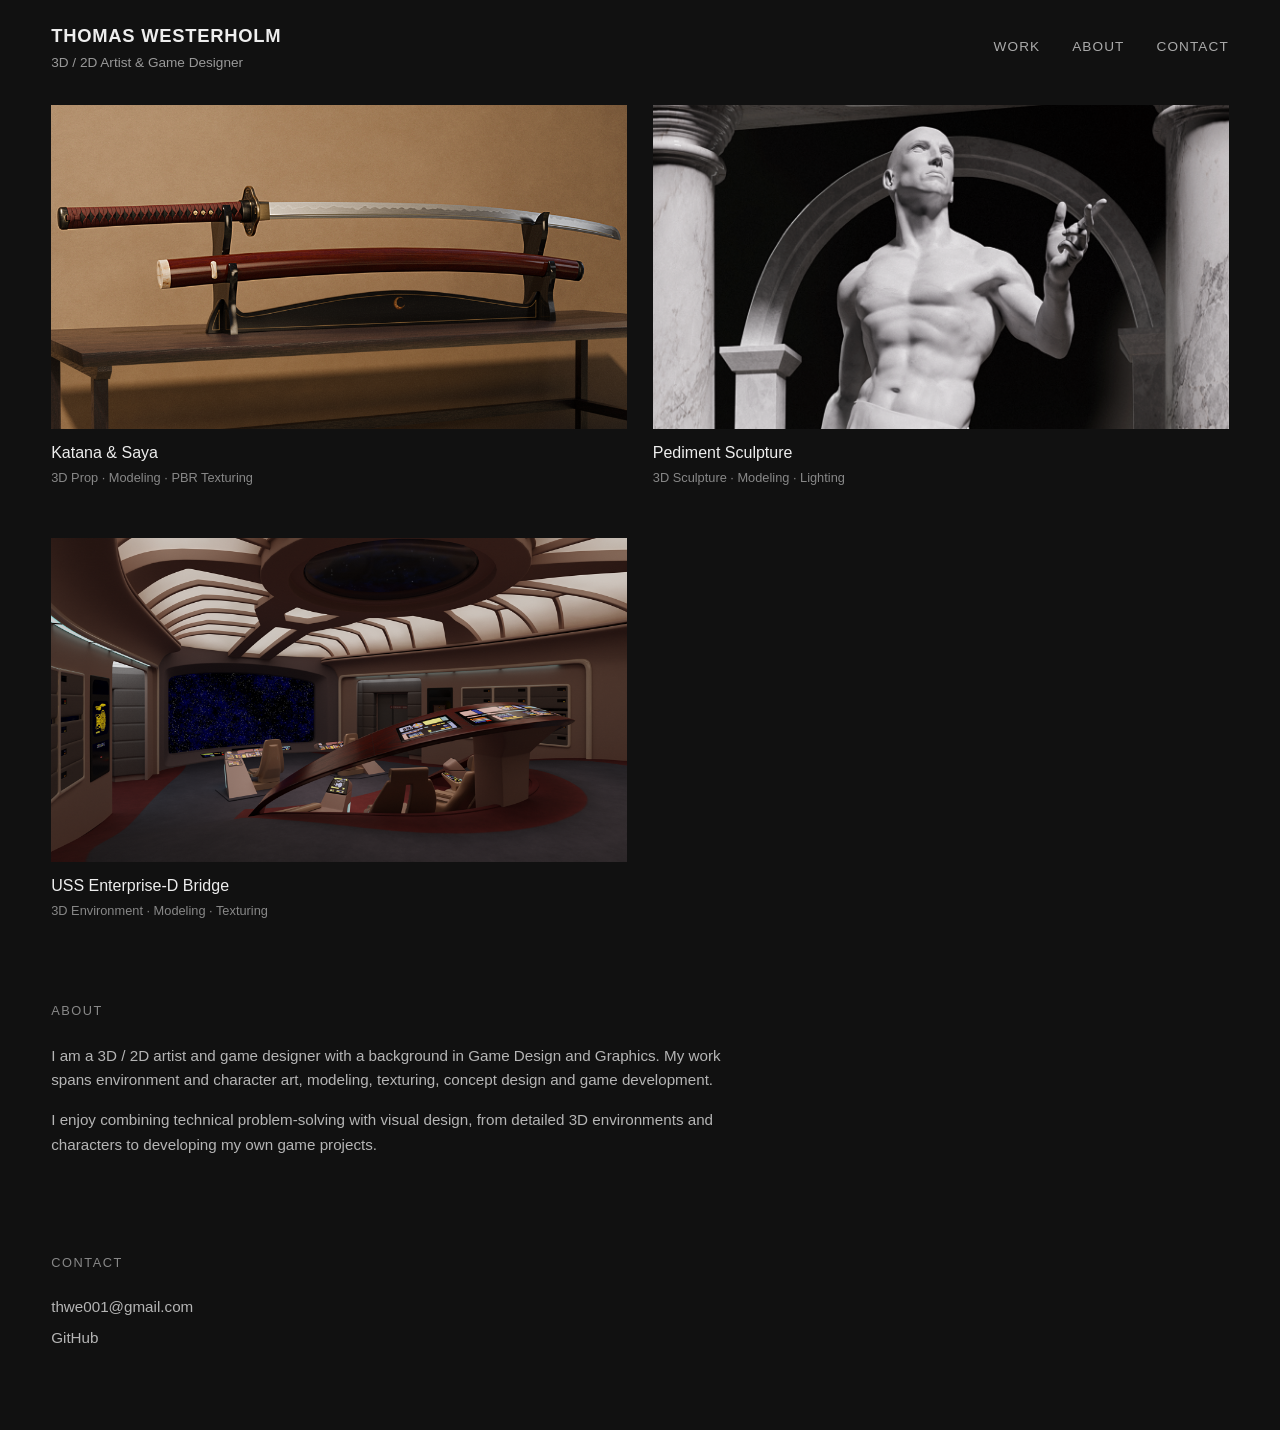
<file: index.html>
<!DOCTYPE html>
<html lang="en">

<head>
    <meta charset="UTF-8">
    <meta name="viewport" content="width=device-width, initial-scale=1.0">

    <title>Thomas Westerholm — Portfolio</title>

    <link rel="stylesheet" href="style.css">
    <link rel="icon" type="image/png" href="images/favicon.png">
    <link rel="icon" href="images/favicon.ico">
</head>

<body>

    <header class="site-header">

        <div class="identity">
            <h1>THOMAS WESTERHOLM</h1>
            <p>3D / 2D Artist &amp; Game Designer</p>
        </div>

        <nav class="navigation">
            <a href="#work">Work</a>
            <a href="#about">About</a>
            <a href="#contact">Contact</a>
        </nav>

    </header>

    <main>

        <section class="portfolio" id="work">

            <div class="project-grid">

                <article class="project">
                    <a href="katana.html">
                        <div class="project-image">
                            <img
                                src="images/katana/katana_thumbnail.png"
                                alt="Japanese-inspired katana and saya displayed on a wooden stand">
                        </div>

                        <div class="project-info">
                            <h2>Katana &amp; Saya</h2>
                            <p>3D Prop · Modeling · PBR Texturing</p>
                        </div>
                    </a>
                </article>

                <article class="project">
                    <a href="pediment-statue.html">
                        <div class="project-image">
                            <img
                                src="images/pediment-statue/thumbnail.png"
                                alt="Classical-inspired sculptural monument">
                        </div>

                        <div class="project-info">
                            <h2>Pediment Sculpture</h2>
                            <p>3D Sculpture · Modeling · Lighting</p>
                        </div>
                    </a>
                </article>

                <article class="project">
                    <a href="enterprise-d.html">
                        <div class="project-image">
                            <img
                                src="images/enterprise-d/enterprise-d-01-hero.png"
                                alt="3D recreation of the USS Enterprise-D bridge interior">
                        </div>

                        <div class="project-info">
                            <h2>USS Enterprise-D Bridge</h2>
                            <p>3D Environment · Modeling · Texturing</p>
                        </div>
                    </a>
                </article>

            </div>

        </section>

        <section class="profile-section" id="about">

            <h2 class="section-title">About</h2>

            <div class="profile-content">
                <p>
                    I am a 3D / 2D artist and game designer with a background in Game Design
                    and Graphics. My work spans environment and character art, modeling,
                    texturing, concept design and game development.
                </p>

                <p>
                    I enjoy combining technical problem-solving with visual design, from
                    detailed 3D environments and characters to developing my own game projects.
                </p>
            </div>

        </section>

        <section class="profile-section" id="contact">

            <h2 class="section-title">Contact</h2>

            <div class="contact-links">
                <a href="mailto:thwe001@gmail.com">thwe001@gmail.com</a>
                <a href="https://github.com/thomaswesterholm" target="_blank" rel="noopener noreferrer">GitHub</a>
            </div>

        </section>

    </main>

</body>
</html>
</file>
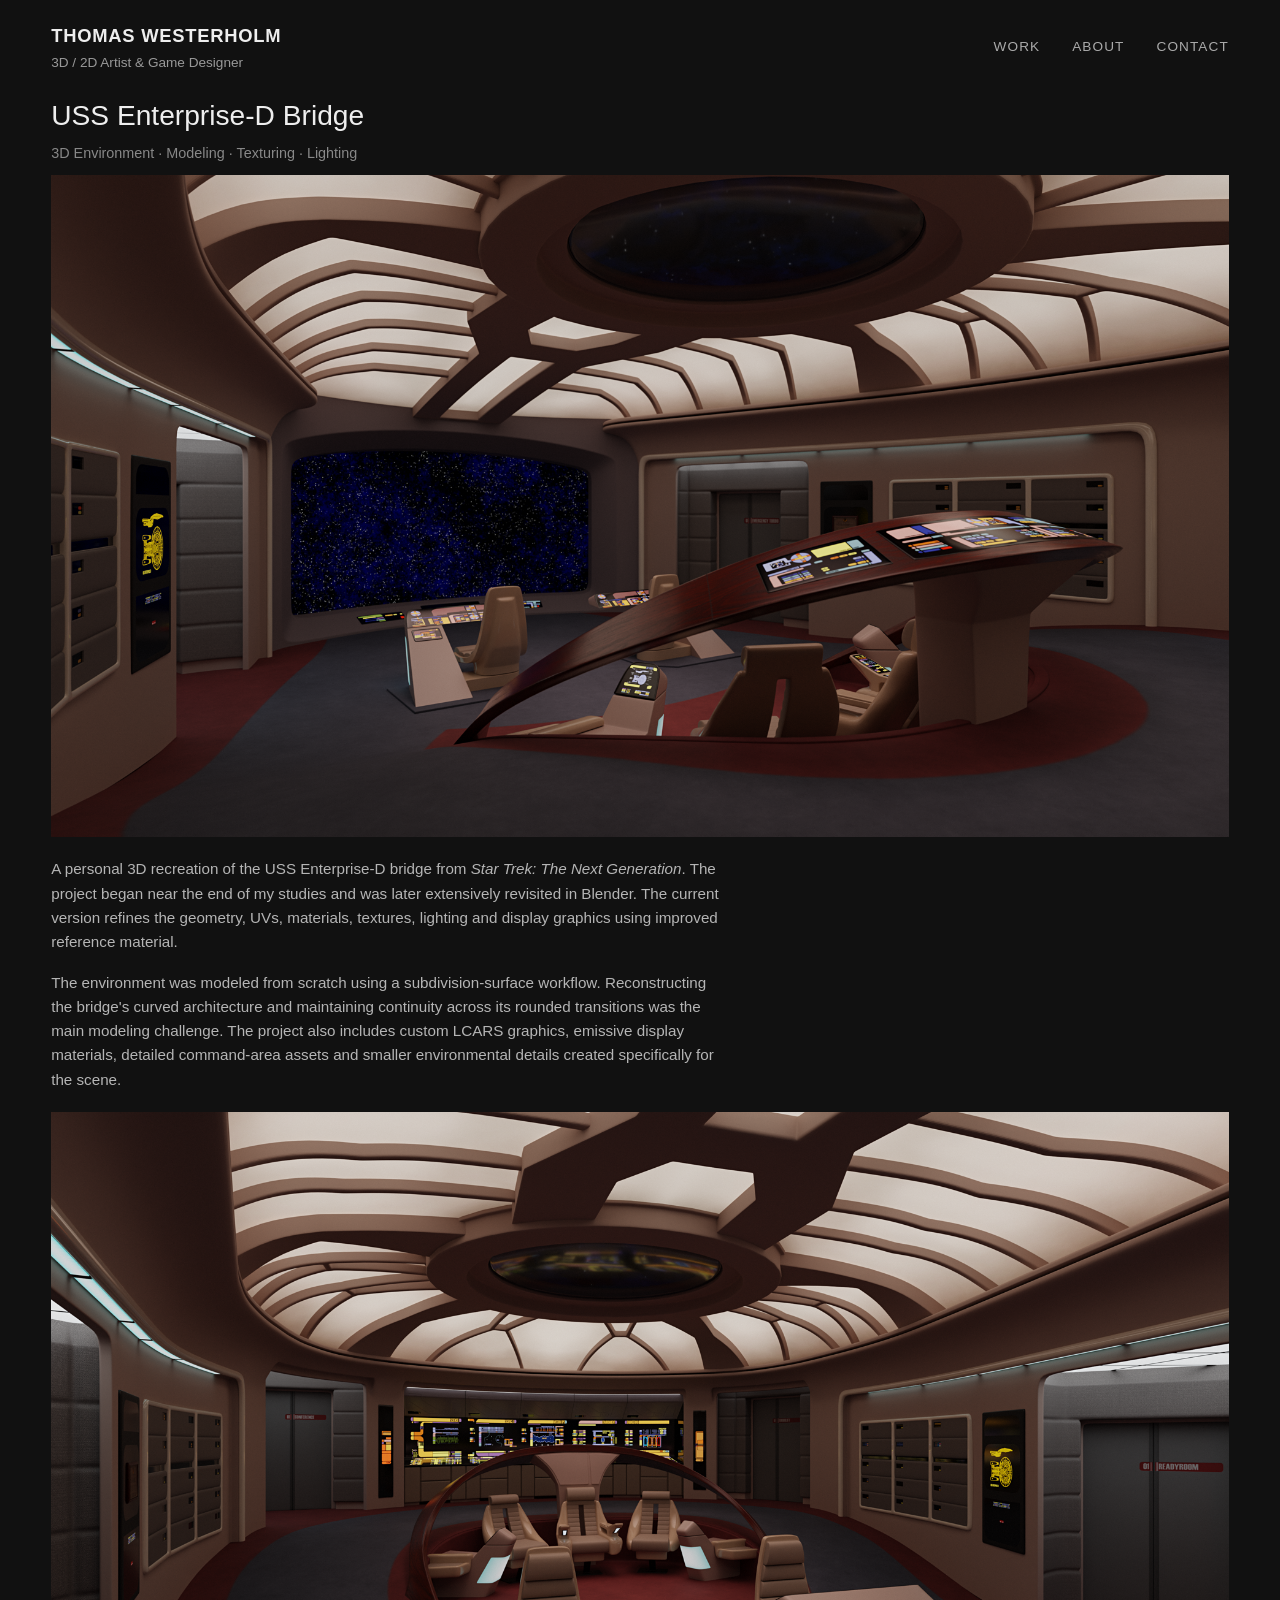
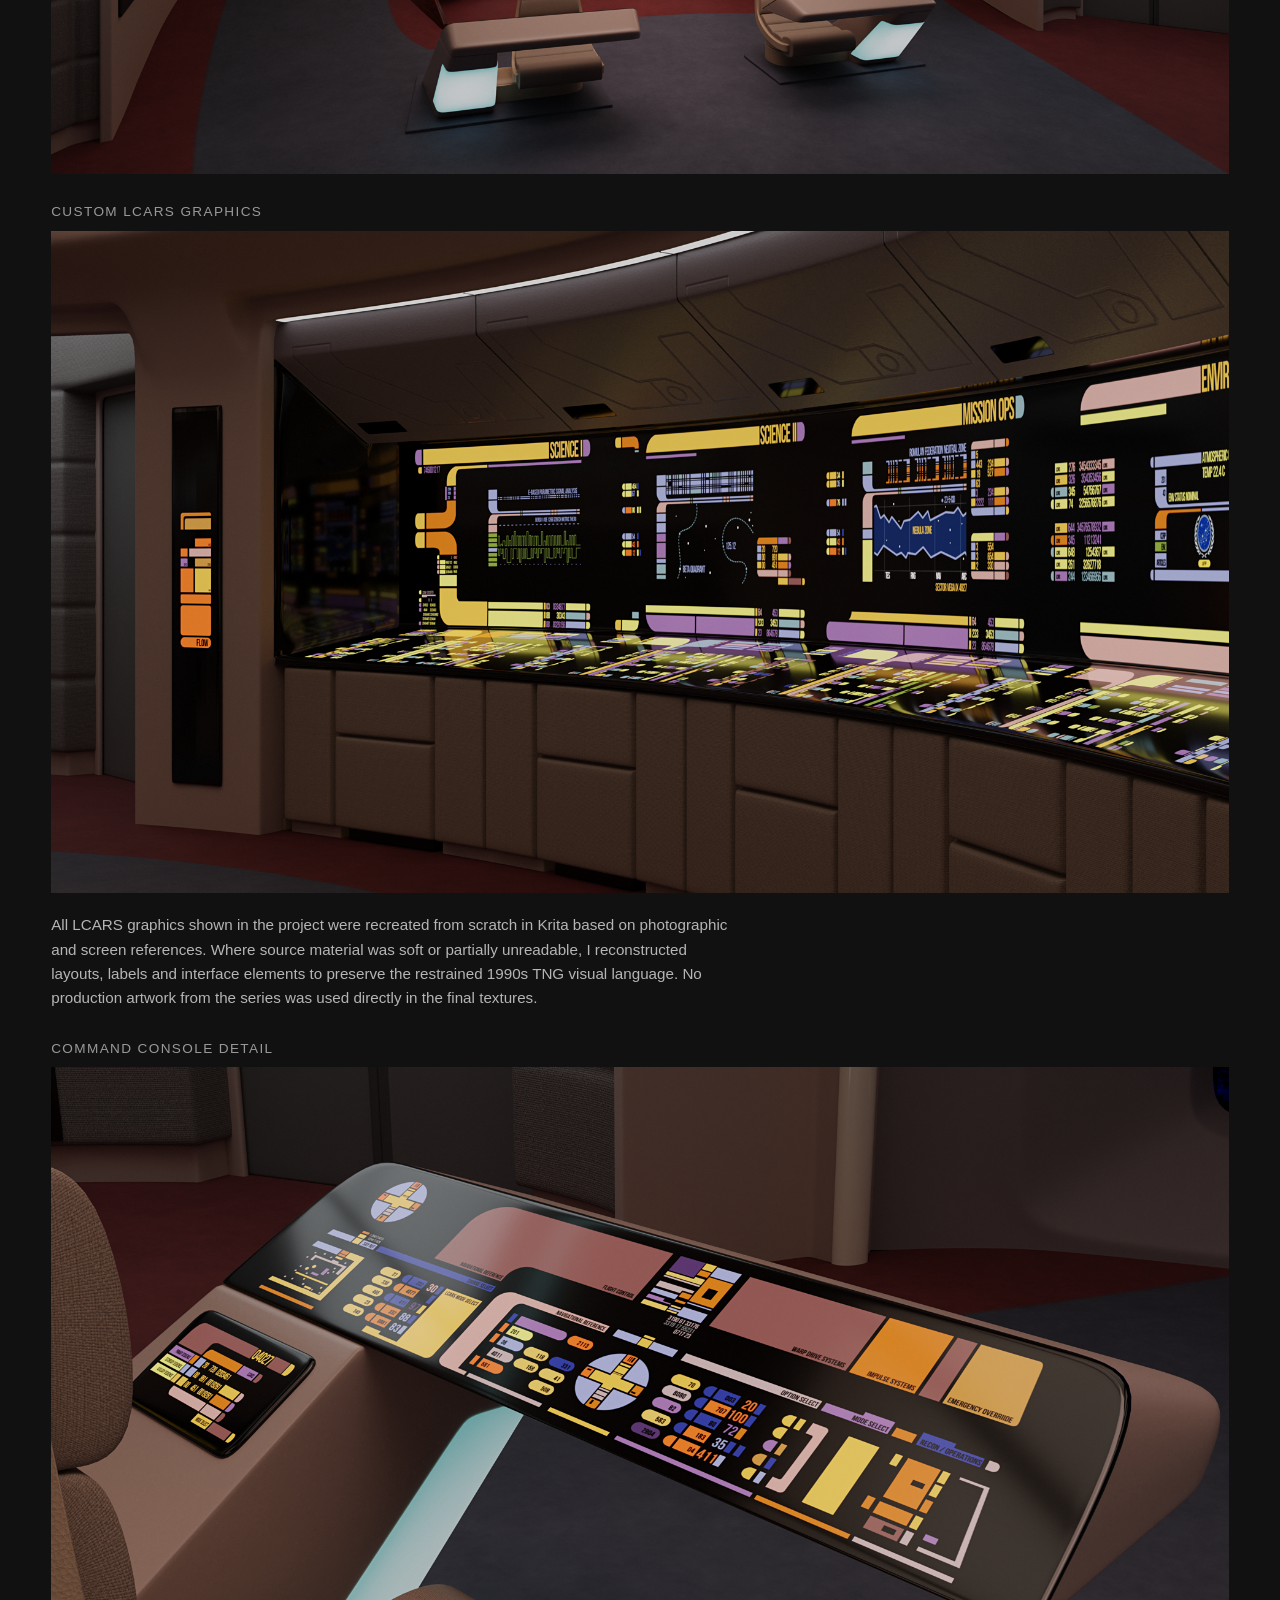
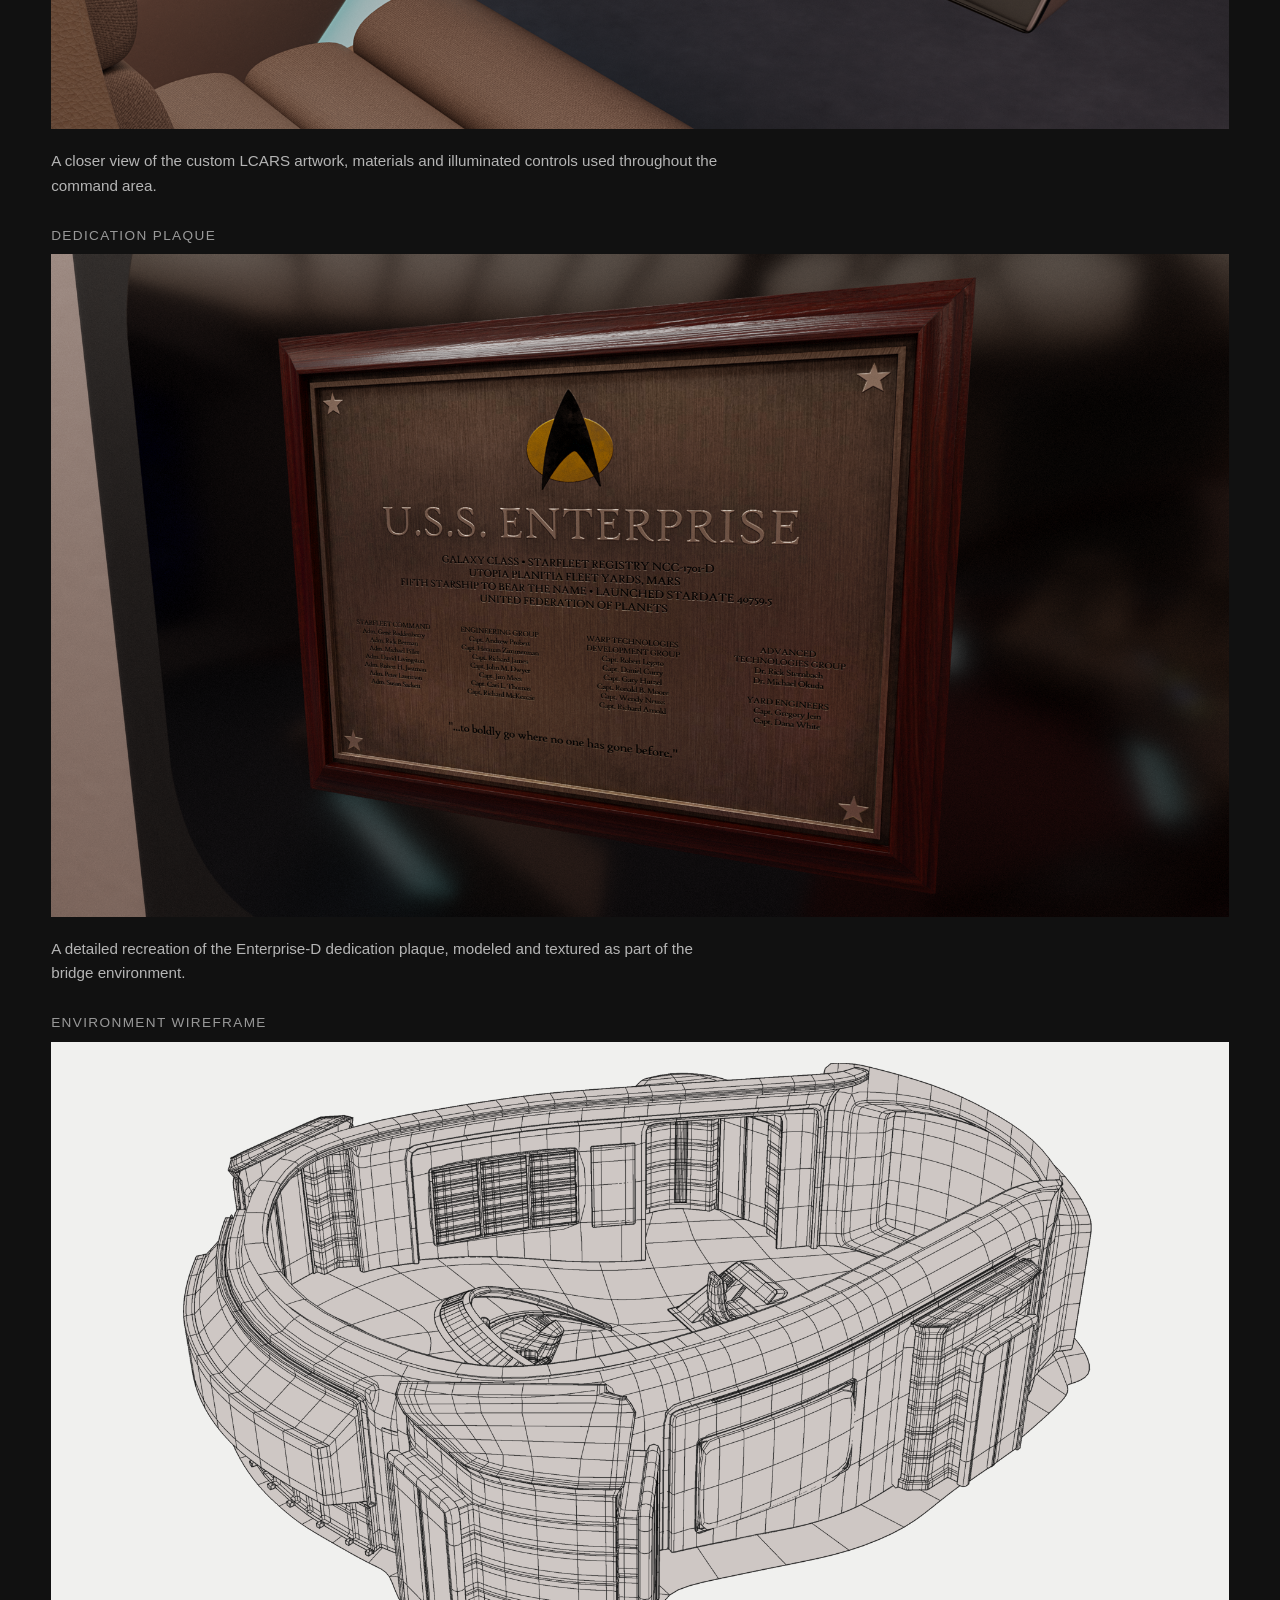
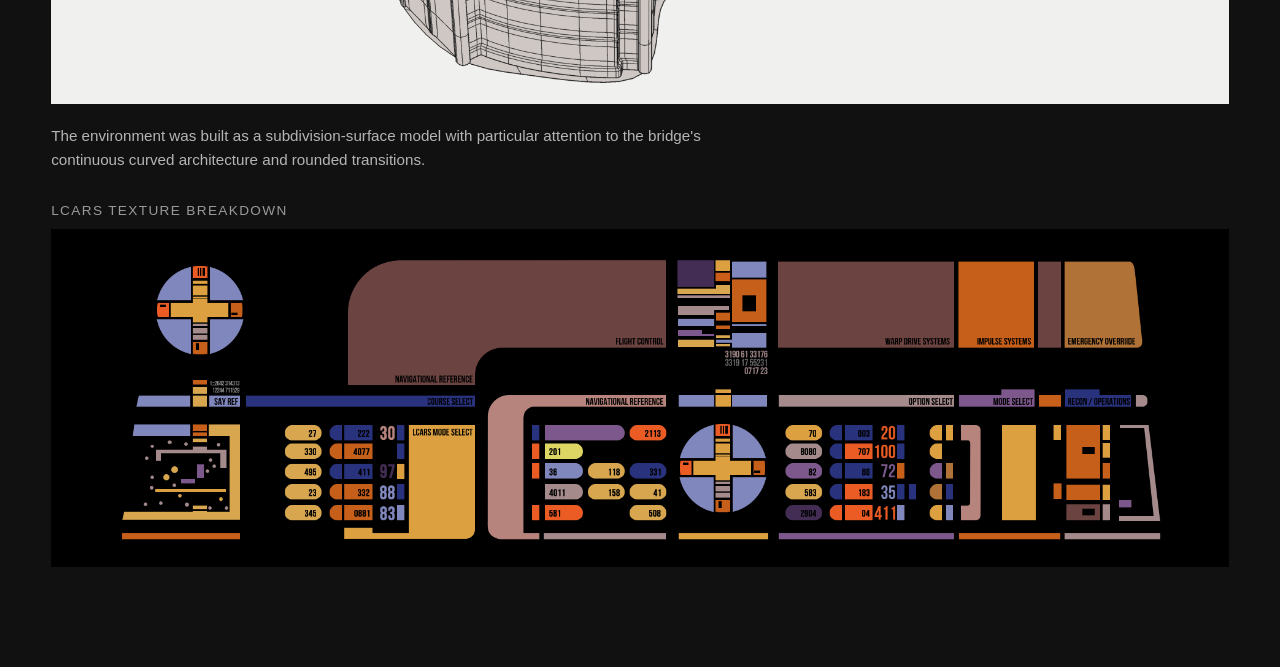
<file: enterprise-d.html>
<!DOCTYPE html>
<html lang="en">

<head>
    <meta charset="UTF-8">
    <meta name="viewport" content="width=device-width, initial-scale=1.0">

    <title>USS Enterprise-D Bridge — Thomas Westerholm</title>

    <link rel="stylesheet" href="style.css">
    <link rel="icon" type="image/png" href="images/favicon.png">
    <link rel="icon" href="images/favicon.ico">
</head>

<body>

    <header class="site-header">

        <div class="identity">
            <a href="index.html">
                <h1>THOMAS WESTERHOLM</h1>
                <p>3D / 2D Artist &amp; Game Designer</p>
            </a>
        </div>

        <nav class="navigation">
            <a href="index.html#work">Work</a>
            <a href="index.html#about">About</a>
            <a href="index.html#contact">Contact</a>
        </nav>

    </header>

    <main class="project-page">

        <section class="project-header">
            <h1>USS Enterprise-D Bridge</h1>
            <p class="project-category">
                3D Environment · Modeling · Texturing · Lighting
            </p>
        </section>

        <section class="project-content">

            <img
                class="project-hero"
                src="images/enterprise-d/enterprise-d-01-hero.png"
                alt="USS Enterprise-D bridge 3D environment">

            <div class="project-description">
                <p>
                    A personal 3D recreation of the USS Enterprise-D bridge from
                    <em>Star Trek: The Next Generation</em>. The project began near the
                    end of my studies and was later extensively revisited in Blender. The
                    current version refines the geometry, UVs, materials, textures, lighting
                    and display graphics using improved reference material.
                </p>

                <p>
                    The environment was modeled from scratch using a subdivision-surface
                    workflow. Reconstructing the bridge's curved architecture and maintaining
                    continuity across its rounded transitions was the main modeling challenge.
                    The project also includes custom LCARS graphics, emissive display materials,
                    detailed command-area assets and smaller environmental details created
                    specifically for the scene.
                </p>
            </div>

            <div class="project-gallery">
                <img
                    src="images/enterprise-d/enterprise-d-02-overview.png"
                    alt="Wide overview of the USS Enterprise-D bridge"
                    loading="lazy">
            </div>

            <div class="project-breakdown">
                <h2>Custom LCARS Graphics</h2>

                <img
                    src="images/enterprise-d/enterprise-d-03-lcars-wall.png"
                    alt="Custom LCARS graphics integrated into the USS Enterprise-D bridge"
                    loading="lazy">

                <div class="project-description">
                    <p>
                        All LCARS graphics shown in the project were recreated from scratch
                        in Krita based on photographic and screen references. Where source
                        material was soft or partially unreadable, I reconstructed layouts,
                        labels and interface elements to preserve the restrained 1990s TNG
                        visual language. No production artwork from the series was used
                        directly in the final textures.
                    </p>
                </div>
            </div>

            <div class="project-breakdown">
                <h2>Command Console Detail</h2>

                <img
                    src="images/enterprise-d/enterprise-d-04-command-console.png"
                    alt="Command console detail with custom LCARS artwork and illuminated controls"
                    loading="lazy">

                <div class="project-description">
                    <p>
                        A closer view of the custom LCARS artwork, materials and illuminated
                        controls used throughout the command area.
                    </p>
                </div>
            </div>

            <div class="project-breakdown">
                <h2>Dedication Plaque</h2>

                <img
                    src="images/enterprise-d/enterprise-d-05-dedication-plaque.png"
                    alt="Recreated USS Enterprise-D dedication plaque"
                    loading="lazy">

                <div class="project-description">
                    <p>
                        A detailed recreation of the Enterprise-D dedication plaque, modeled
                        and textured as part of the bridge environment.
                    </p>
                </div>
            </div>

            <div class="project-breakdown">
                <h2>Environment Wireframe</h2>

                <img
                    src="images/enterprise-d/enterprise-d-06-wireframe-overview.png"
                    alt="USS Enterprise-D bridge subdivision wireframe overview"
                    loading="lazy">

                <div class="project-description">
                    <p>
                        The environment was built as a subdivision-surface model with
                        particular attention to the bridge's continuous curved architecture
                        and rounded transitions.
                    </p>
                </div>
            </div>

            <div class="project-breakdown">
                <h2>LCARS Texture Breakdown</h2>

                <img
                    src="images/enterprise-d/enterprise-d-07-lcars-texture.png"
                    alt="Custom LCARS texture sheet recreated from scratch for the USS Enterprise-D bridge"
                    loading="lazy">
            </div>

        </section>

    </main>

</body>
</html>
</file>
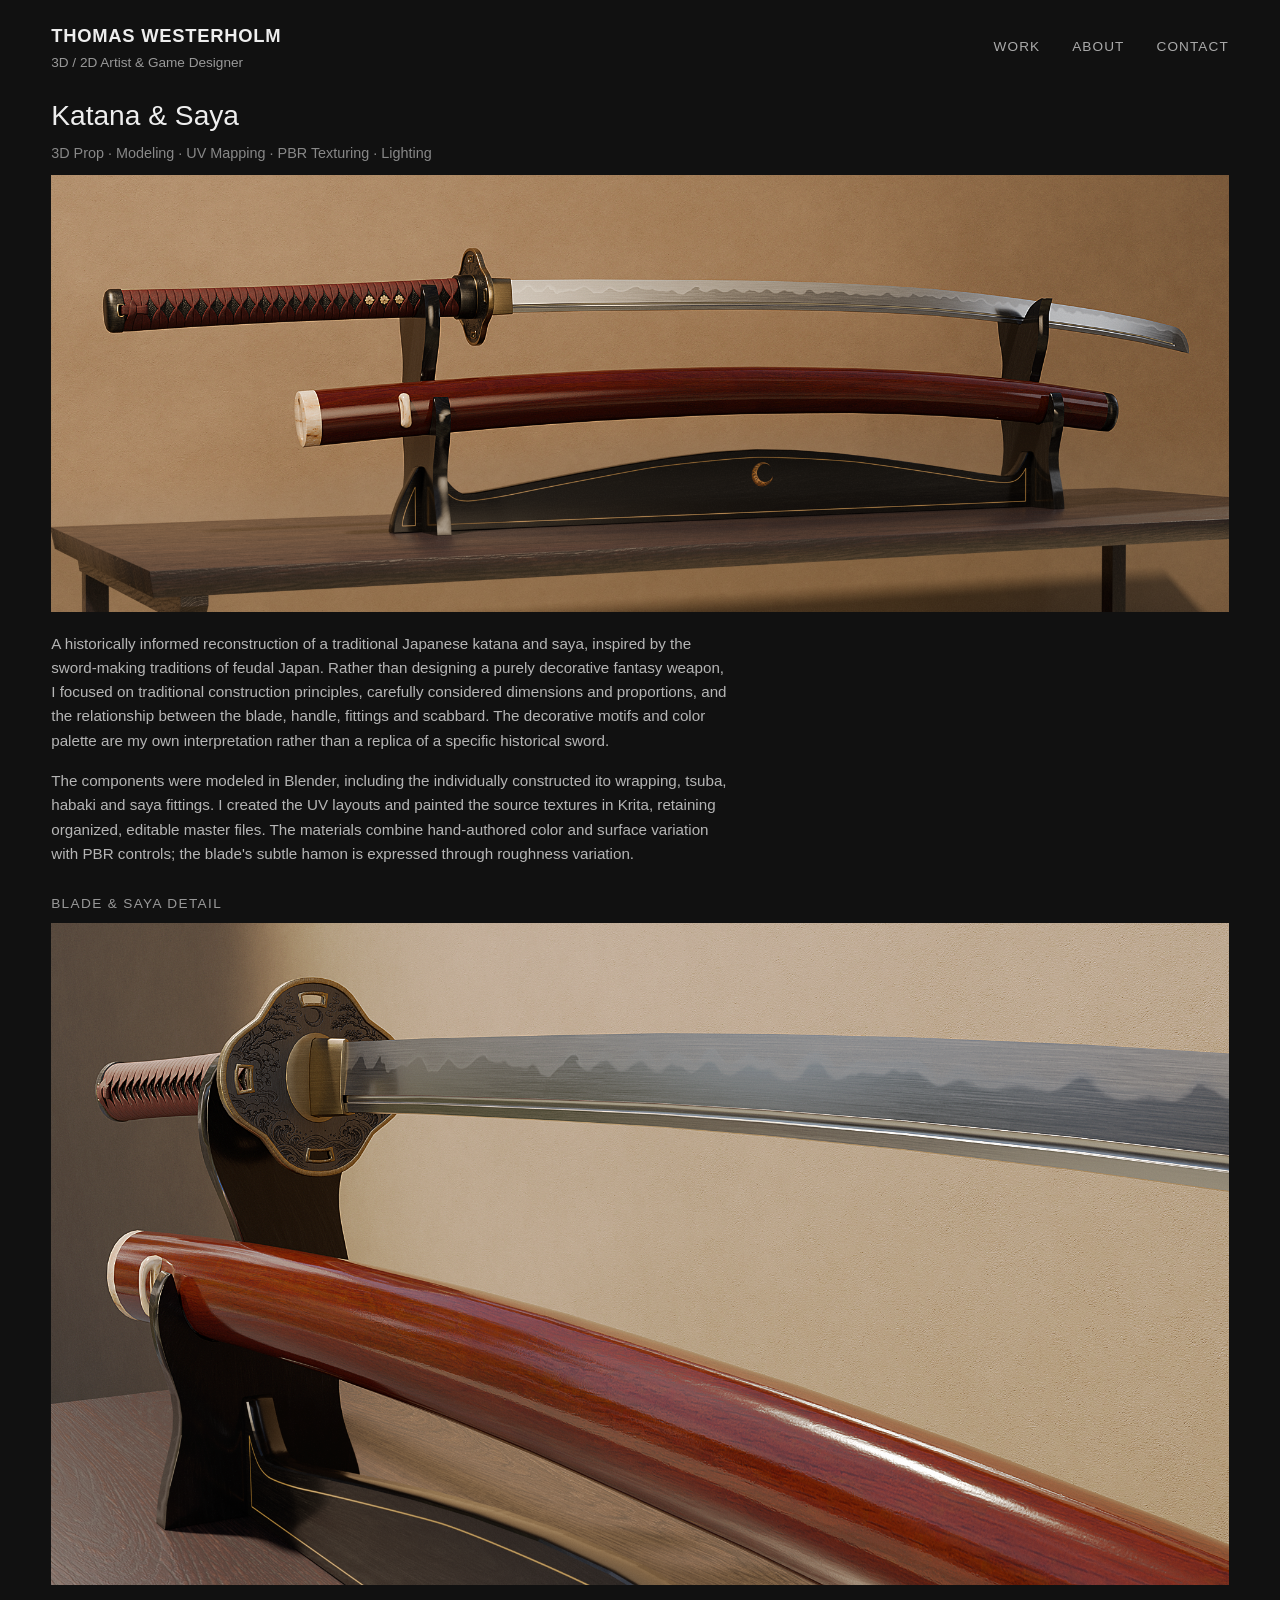
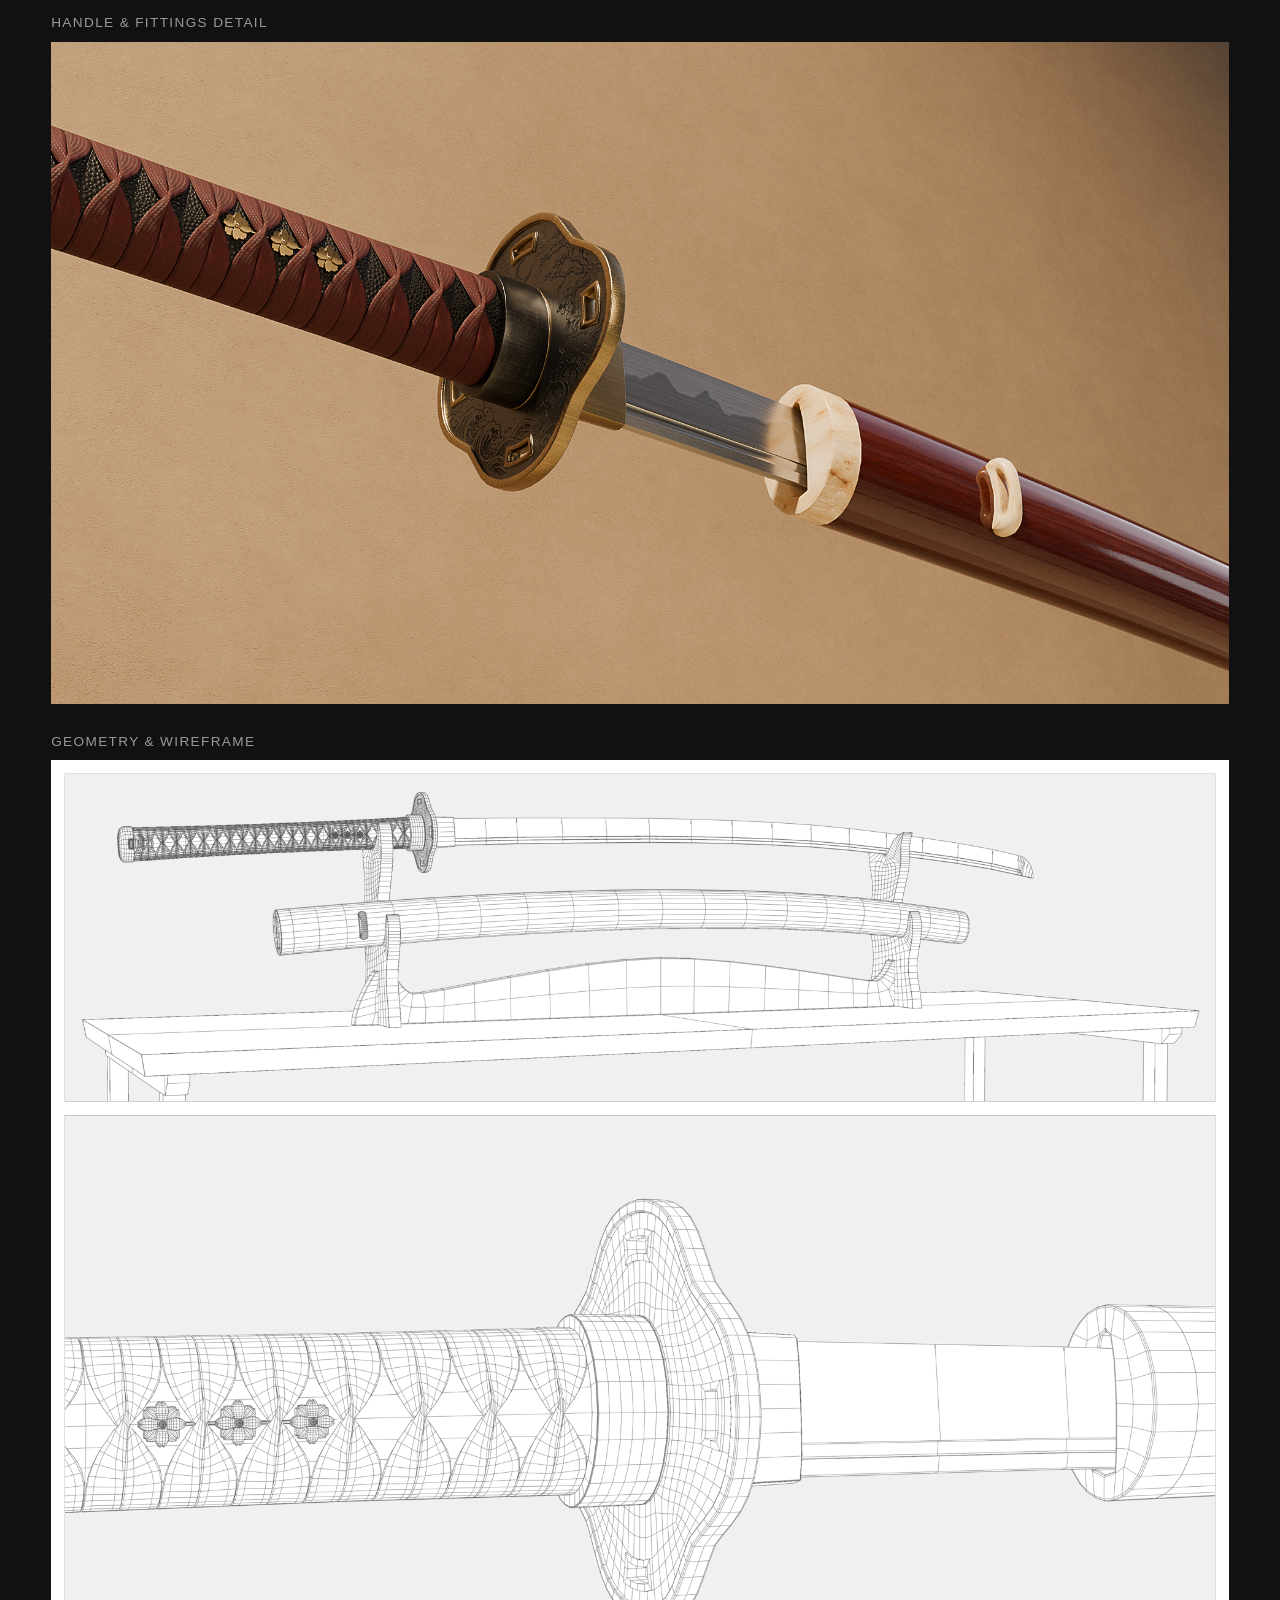
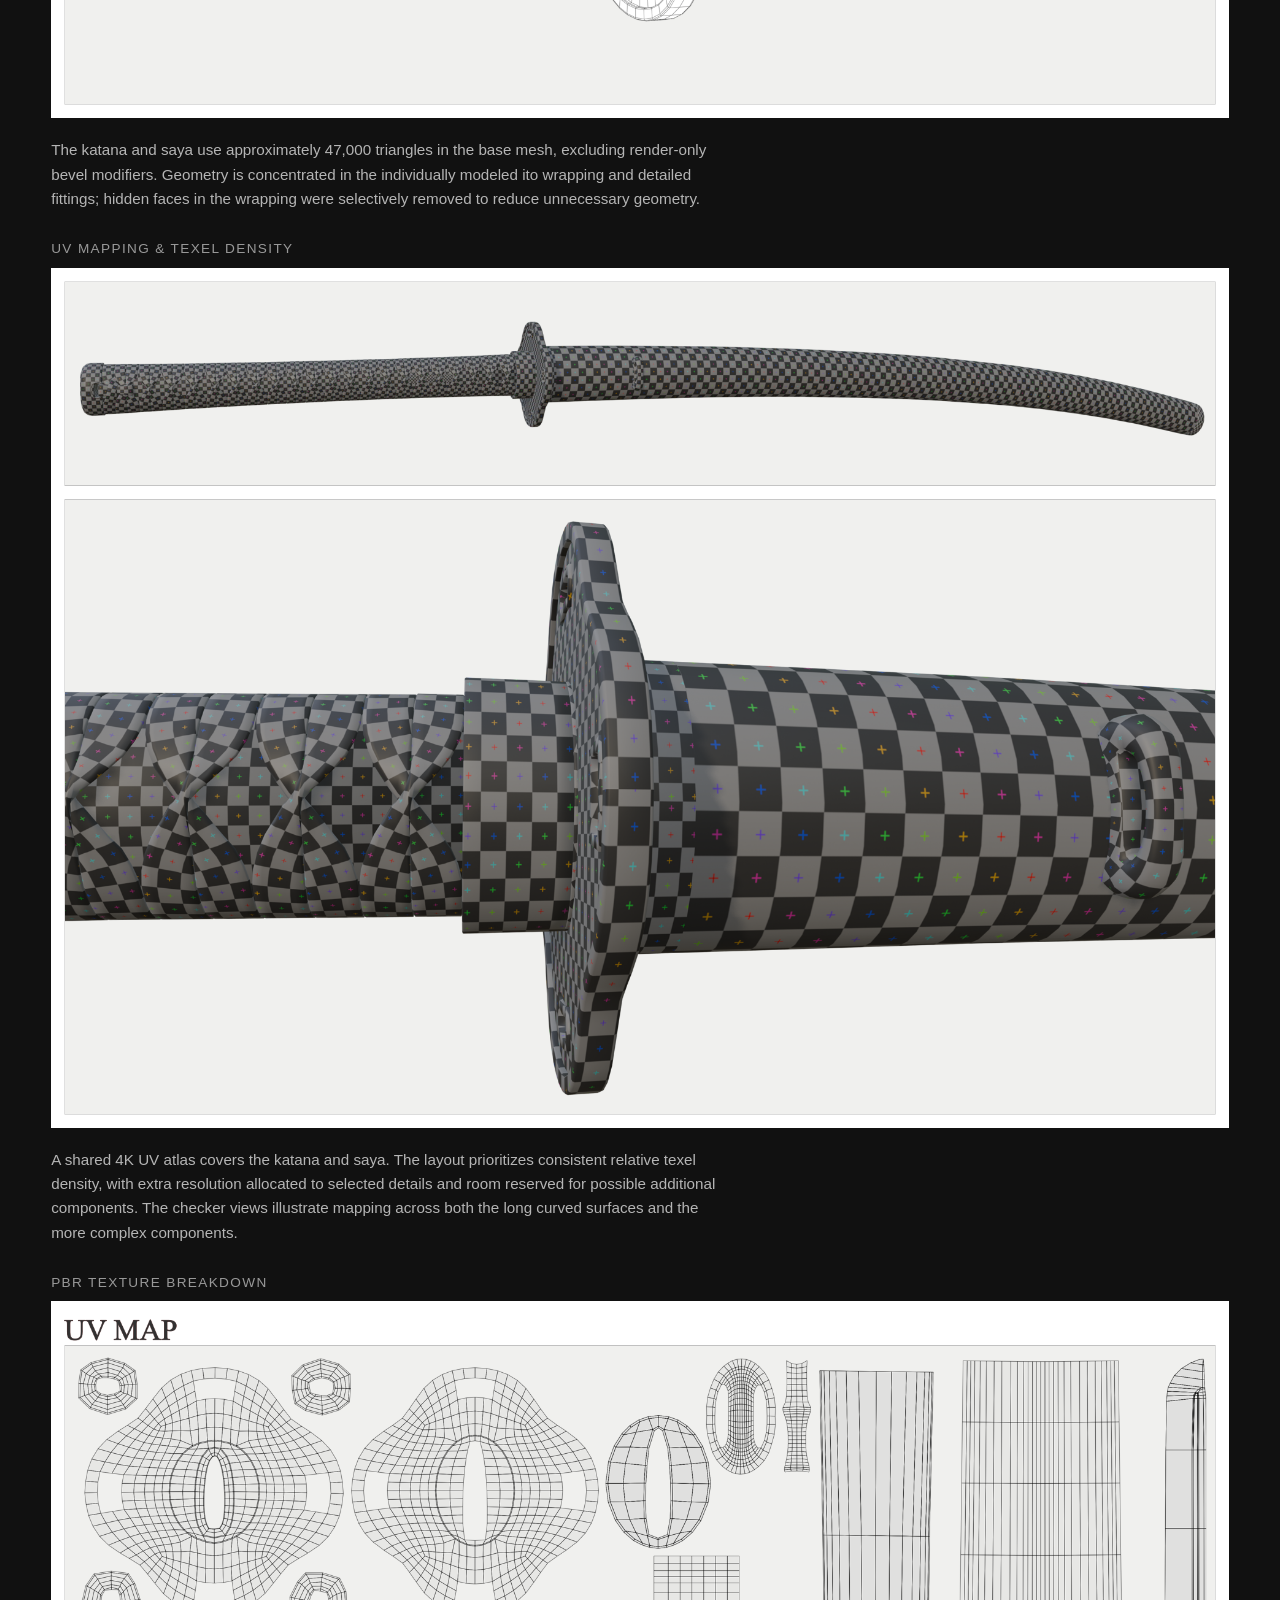
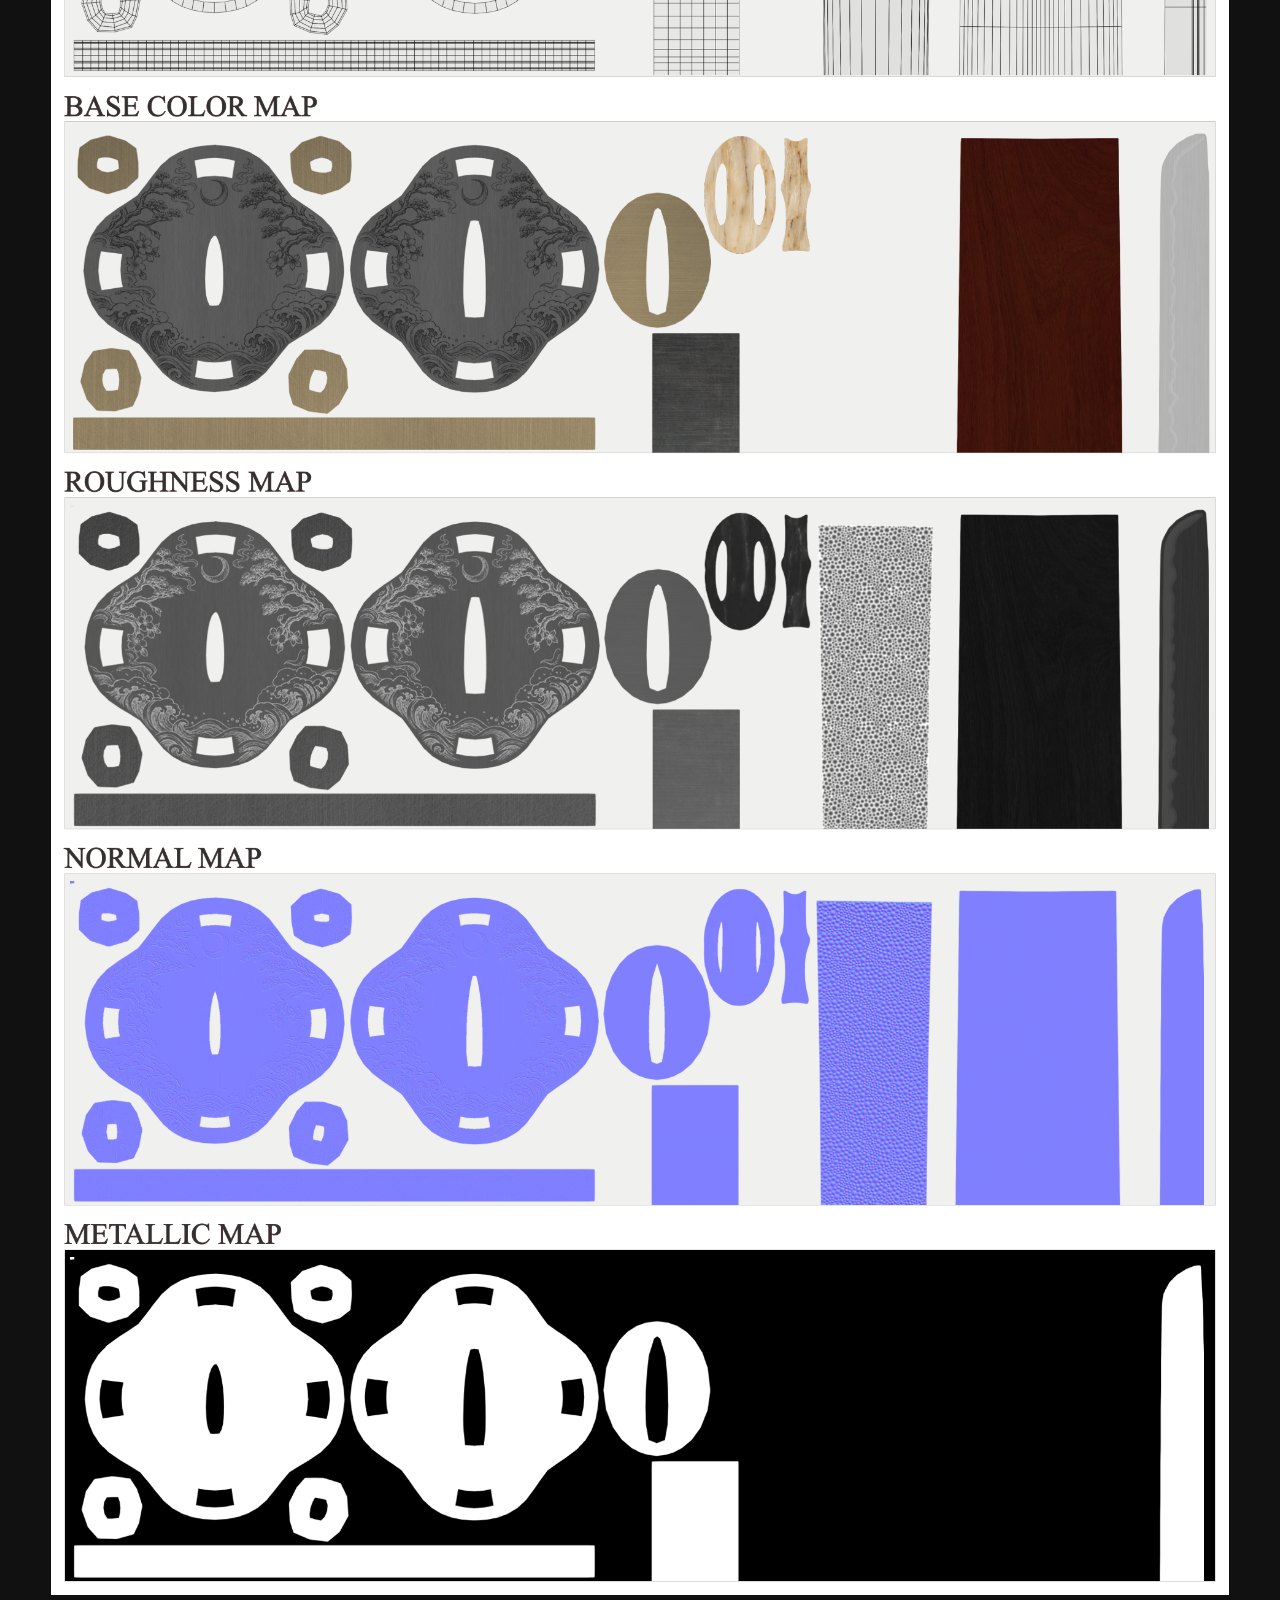
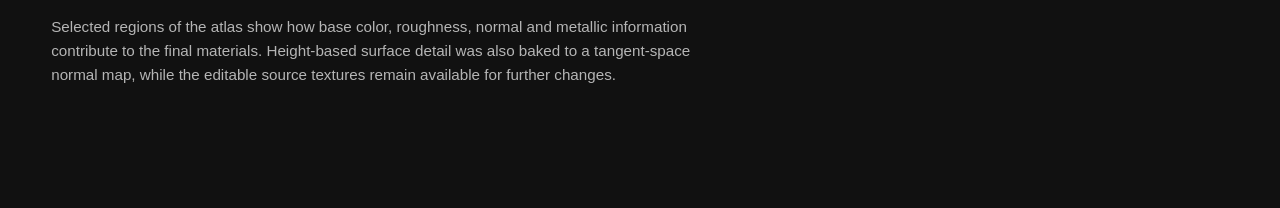
<file: katana.html>
<!DOCTYPE html>
<html lang="en">

<head>
    <meta charset="UTF-8">
    <meta name="viewport" content="width=device-width, initial-scale=1.0">

    <title>Katana &amp; Saya — Thomas Westerholm</title>

    <link rel="stylesheet" href="style.css">
    <link rel="icon" type="image/png" href="images/favicon.png">
    <link rel="icon" href="images/favicon.ico">
</head>

<body>

    <header class="site-header">
        <div class="identity">
            <a href="index.html">
                <h1>THOMAS WESTERHOLM</h1>
                <p>3D / 2D Artist &amp; Game Designer</p>
            </a>
        </div>

        <nav class="navigation">
            <a href="index.html#work">Work</a>
            <a href="index.html#about">About</a>
            <a href="index.html#contact">Contact</a>
        </nav>
    </header>

    <main class="project-page">
        <section class="project-header">
            <h1>Katana &amp; Saya</h1>
            <p class="project-category">3D Prop · Modeling · UV Mapping · PBR Texturing · Lighting</p>
        </section>

        <section class="project-content">
            <img class="project-hero"
                 src="images/katana/katana_hero.png"
                 alt="Katana and lacquered saya displayed on a custom Japanese-inspired sword stand">

            <div class="project-description">
                <p>
                    A historically informed reconstruction of a traditional Japanese katana and saya,
                    inspired by the sword-making traditions of feudal Japan. Rather than designing a
                    purely decorative fantasy weapon, I focused on traditional construction principles,
                    carefully considered dimensions and proportions, and the relationship between the
                    blade, handle, fittings and scabbard. The decorative motifs and color palette are
                    my own interpretation rather than a replica of a specific historical sword.
                </p>
                <p>
                    The components were modeled in Blender, including the individually constructed ito
                    wrapping, tsuba, habaki and saya fittings. I created the UV layouts and painted
                    the source textures in Krita, retaining organized, editable master files.
                    The materials combine hand-authored color and surface variation with PBR controls;
                    the blade's subtle hamon is expressed through roughness variation.
                </p>
            </div>

            <div class="project-breakdown">
                <h2>Blade &amp; Saya Detail</h2>
                <img src="images/katana/katana_detail_blade.png"
                     alt="Close-up of the blade hamon, decorated tsuba and lacquered saya" loading="lazy">
            </div>

            <div class="project-breakdown">
                <h2>Handle &amp; Fittings Detail</h2>
                <img src="images/katana/katana_detail_tsuka.png"
                     alt="Close-up of the ito wrapping, menuki, tsuba and metal fittings" loading="lazy">
            </div>

            <div class="project-breakdown">
                <h2>Geometry &amp; Wireframe</h2>
                <img src="images/katana/katana_wireframe.png"
                     alt="Wireframe overview and close-up of the katana, saya and display stand" loading="lazy">
                <div class="project-description">
                    <p>
                        The katana and saya use approximately 47,000 triangles in the base mesh,
                        excluding render-only bevel modifiers. Geometry is concentrated in the
                        individually modeled ito wrapping and detailed fittings; hidden faces in
                        the wrapping were selectively removed to reduce unnecessary geometry.
                    </p>
                </div>
            </div>

            <div class="project-breakdown">
                <h2>UV Mapping &amp; Texel Density</h2>
                <img src="images/katana/katana_uv_checker.png"
                     alt="UV checker pattern shown across the full katana and close-up fittings" loading="lazy">
                <div class="project-description">
                    <p>
                        A shared 4K UV atlas covers the katana and saya. The layout prioritizes
                        consistent relative texel density, with extra resolution allocated to
                        selected details and room reserved for possible additional components. The checker views illustrate
                        mapping across both the long curved surfaces and the more complex components.
                    </p>
                </div>
            </div>

            <div class="project-breakdown">
                <h2>PBR Texture Breakdown</h2>
                <img src="images/katana/katana_pbr_breakdown.png"
                     alt="Selected UV layout and base color, roughness, normal and metallic texture regions" loading="lazy">
                <div class="project-description">
                    <p>
                        Selected regions of the atlas show how base color, roughness,
                        normal and metallic information contribute to the final materials.
                        Height-based surface detail was also baked to a tangent-space normal map,
                        while the editable source textures remain available for further changes.
                    </p>
                </div>
            </div>
        </section>
    </main>
</body>
</html>
</file>
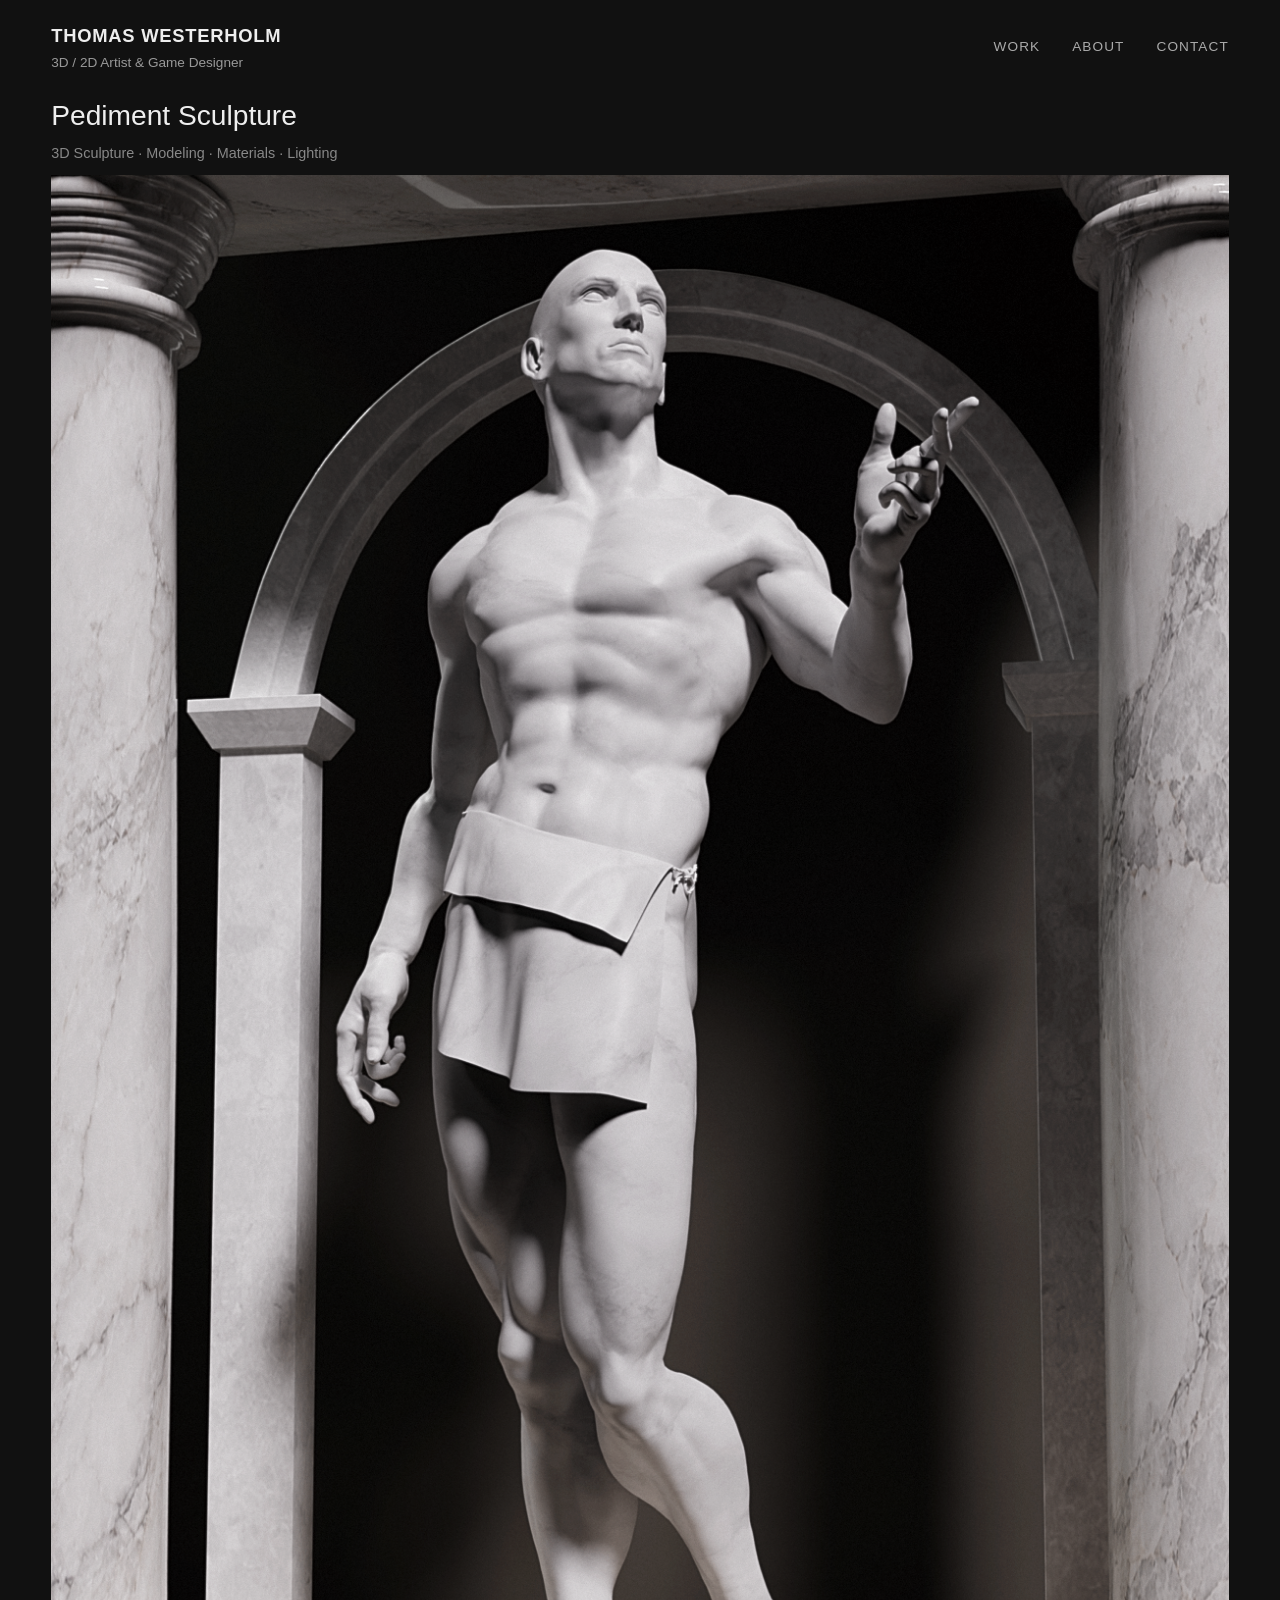
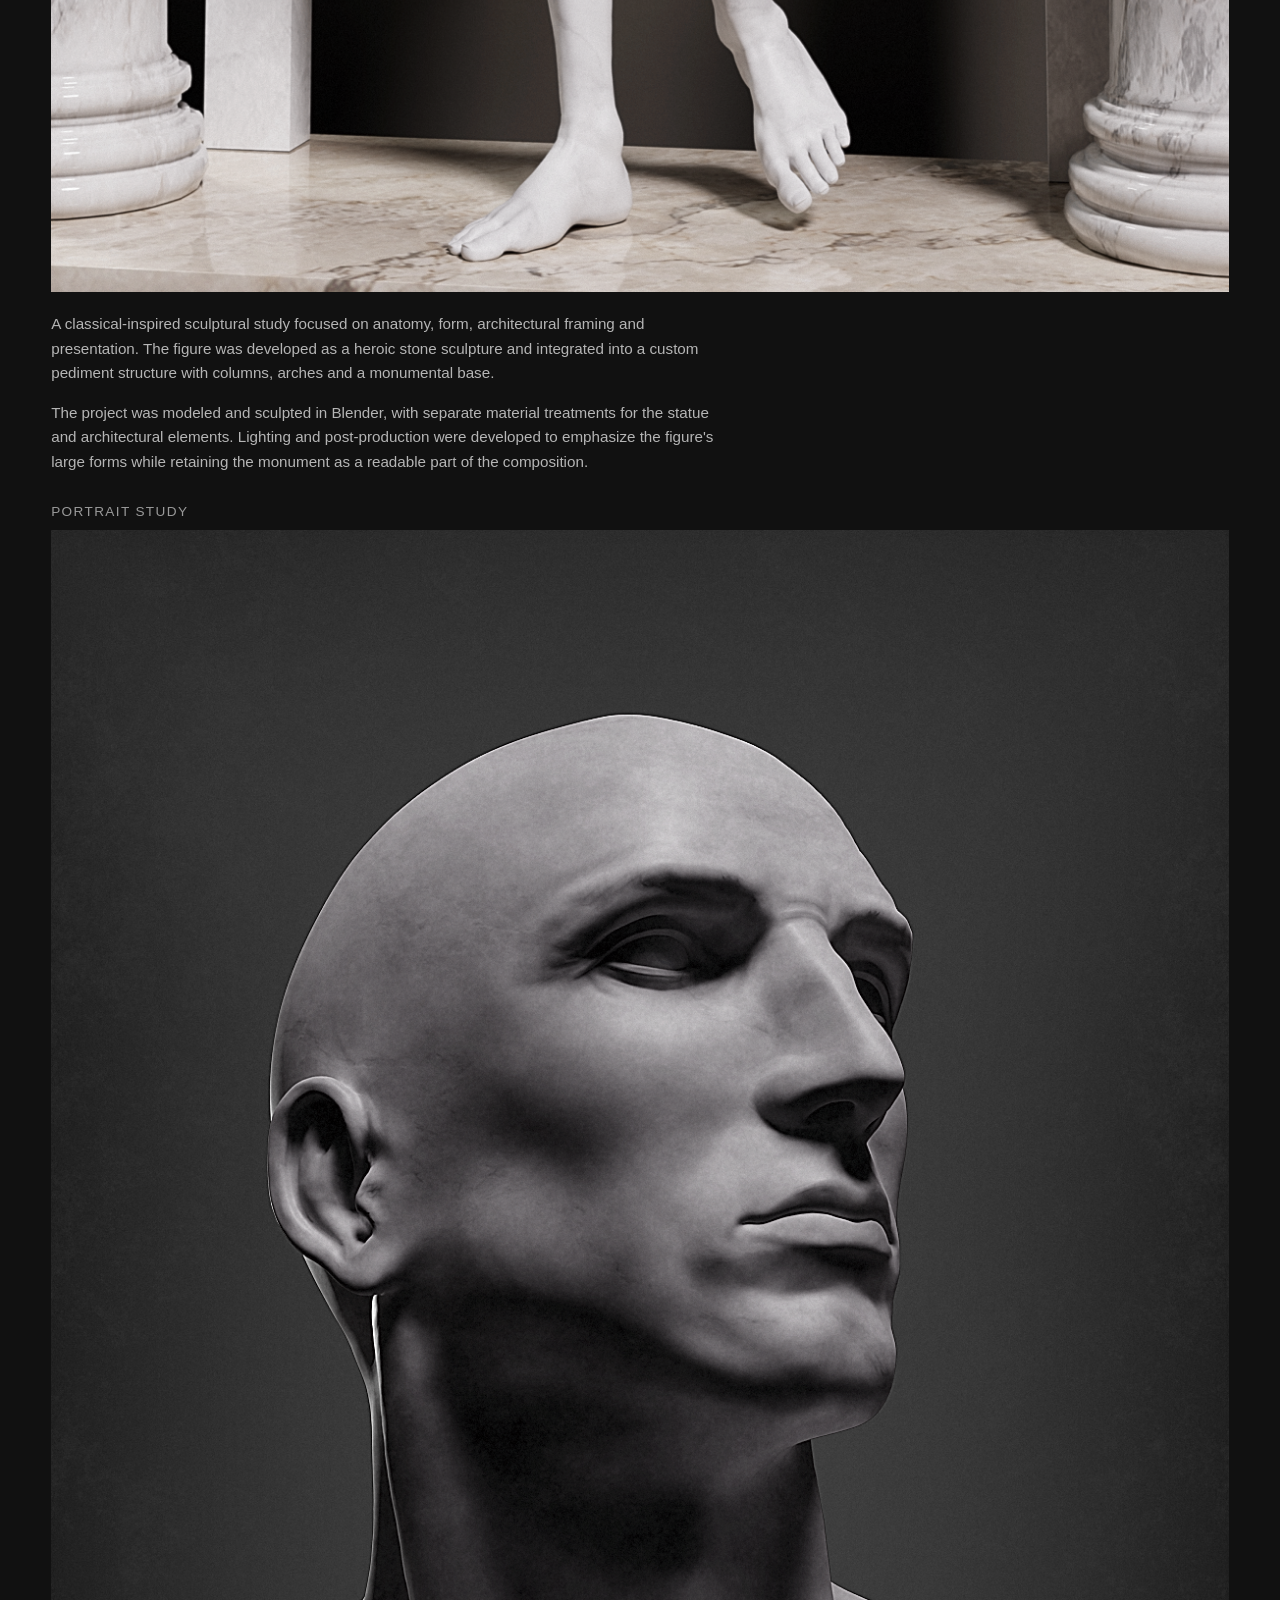
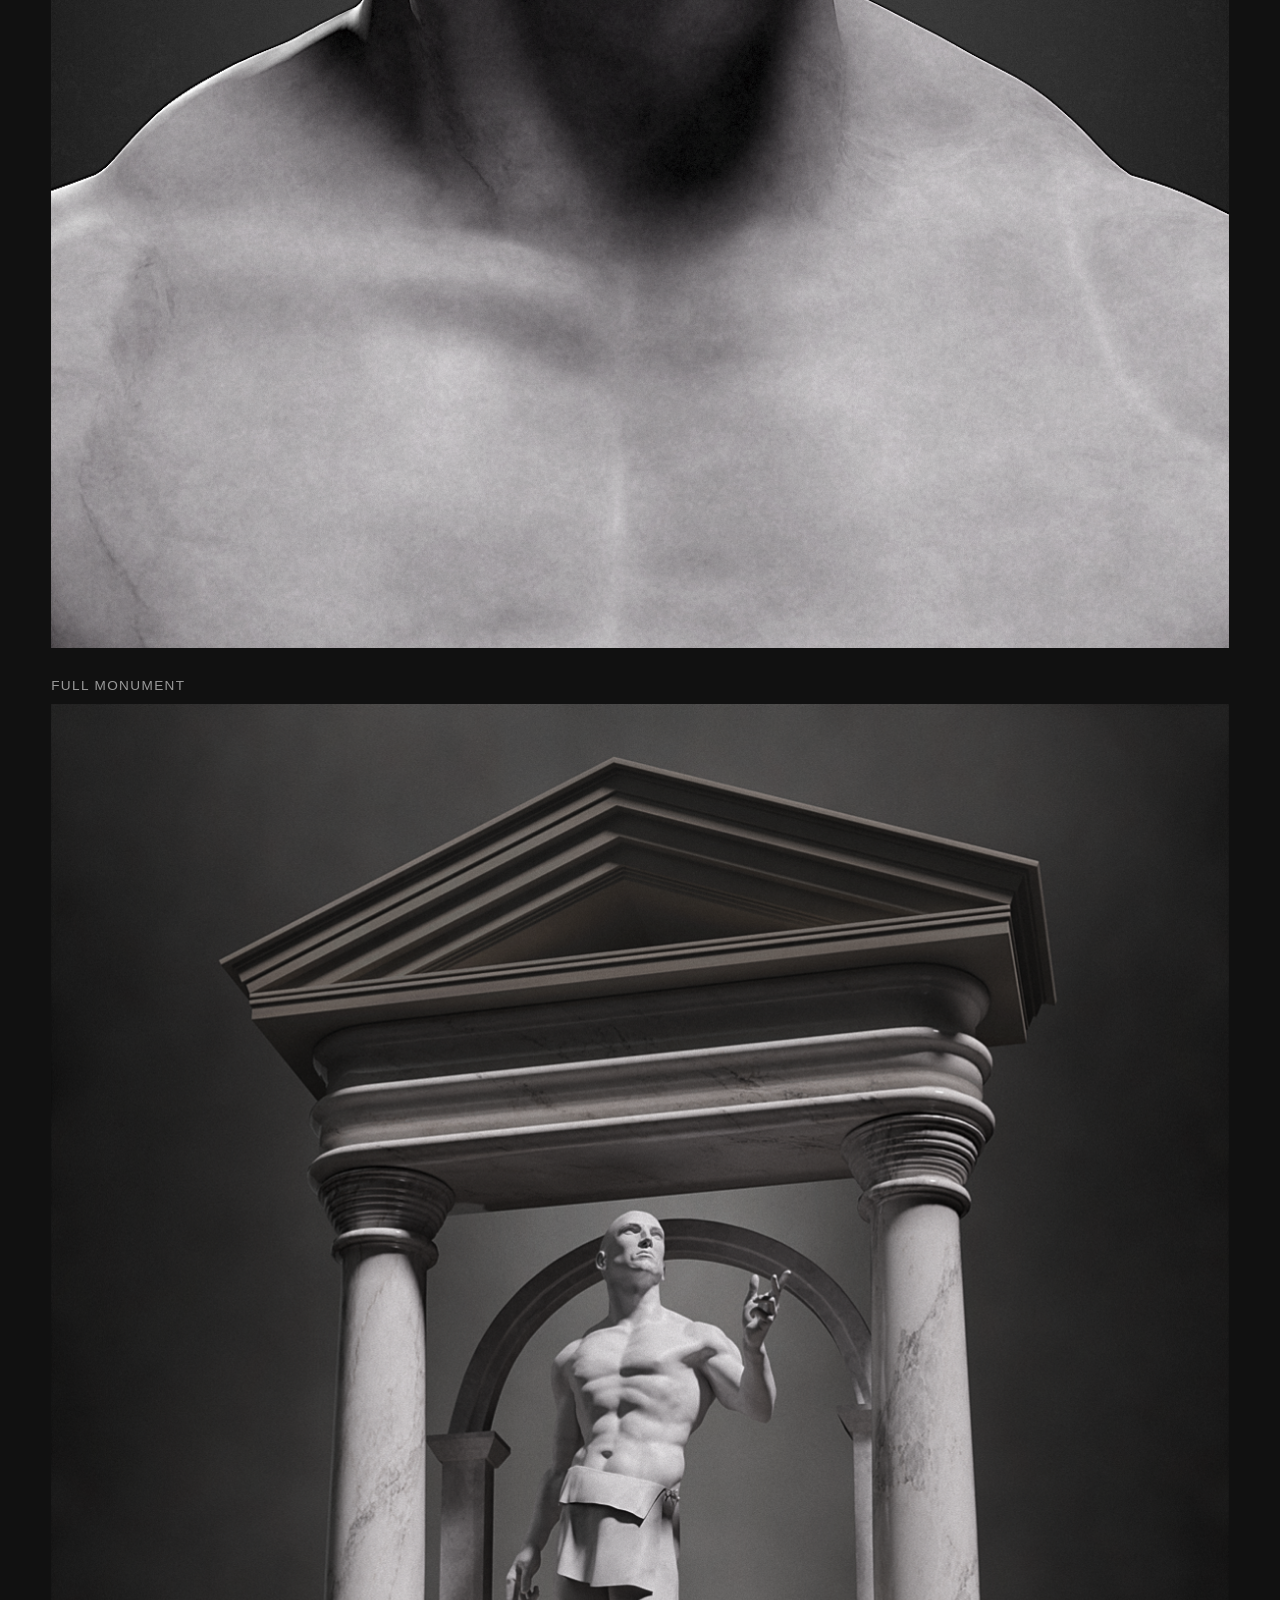
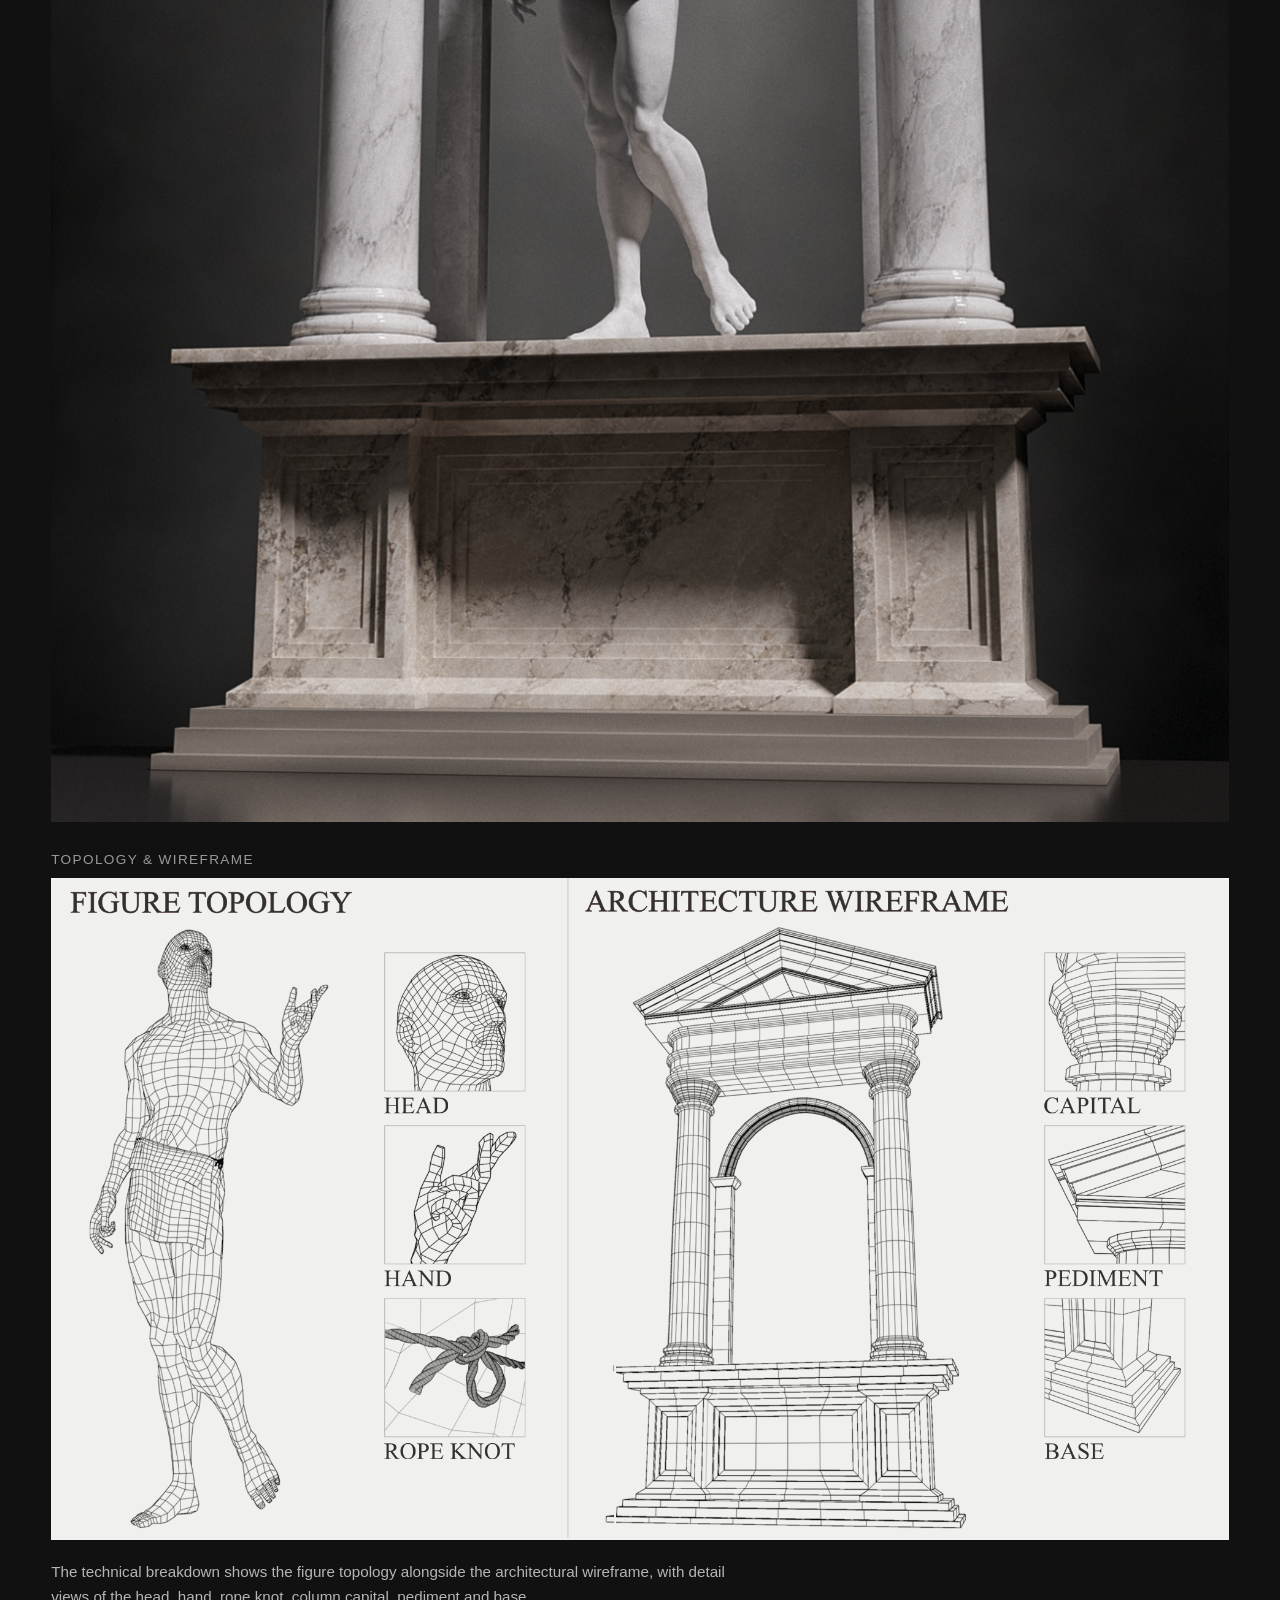
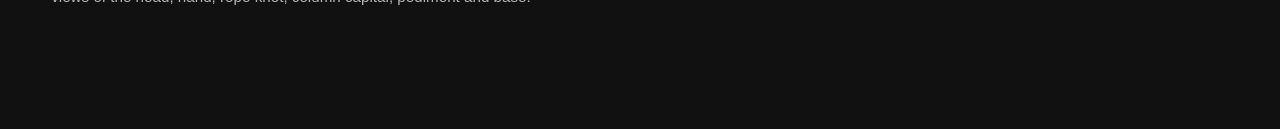
<file: pediment-statue.html>
<!DOCTYPE html>
<html lang="en">

<head>
    <meta charset="UTF-8">
    <meta name="viewport" content="width=device-width, initial-scale=1.0">

    <title>Pediment Sculpture — Thomas Westerholm</title>

    <link rel="stylesheet" href="style.css">
    <link rel="icon" type="image/png" href="images/favicon.png">
    <link rel="icon" href="images/favicon.ico">
</head>

<body>

    <header class="site-header">

        <div class="identity">
            <a href="index.html">
                <h1>THOMAS WESTERHOLM</h1>
                <p>3D / 2D Artist &amp; Game Designer</p>
            </a>
        </div>

        <nav class="navigation">
            <a href="index.html#work">Work</a>
            <a href="index.html#about">About</a>
            <a href="index.html#contact">Contact</a>
        </nav>

    </header>


    <main class="project-page">

        <section class="project-header">

            <h1>Pediment Sculpture</h1>

            <p class="project-category">
                3D Sculpture · Modeling · Materials · Lighting
            </p>

        </section>


        <section class="project-content">

            <img
                class="project-hero"
                src="images/pediment-statue/render_hero.png"
                alt="Hero render of a classical-inspired sculptural monument">

            <div class="project-description">
                <p>
                    A classical-inspired sculptural study focused on anatomy, form,
                    architectural framing and presentation. The figure was developed as a
                    heroic stone sculpture and integrated into a custom pediment structure
                    with columns, arches and a monumental base.
                </p>

                <p>
                    The project was modeled and sculpted in Blender, with separate material
                    treatments for the statue and architectural elements. Lighting and
                    post-production were developed to emphasize the figure's large forms
                    while retaining the monument as a readable part of the composition.
                </p>
            </div>


            <div class="project-breakdown">

                <h2>Portrait Study</h2>

                <img
                    src="images/pediment-statue/render_face.png"
                    alt="Close-up portrait render of the sculpted figure">

            </div>


            <div class="project-breakdown">

                <h2>Full Monument</h2>

                <img
                    src="images/pediment-statue/render_whole.png"
                    alt="Full render of the statue and architectural monument">

            </div>


            <div class="project-breakdown">

                <h2>Topology &amp; Wireframe</h2>

                <img
                    src="images/pediment-statue/wireframe.png"
                    alt="Topology and wireframe breakdown of the figure and architecture">

                <div class="project-description">
                    <p>
                        The technical breakdown shows the figure topology alongside the
                        architectural wireframe, with detail views of the head, hand, rope
                        knot, column capital, pediment and base.
                    </p>
                </div>

            </div>

        </section>

    </main>

</body>

</html>
</file>
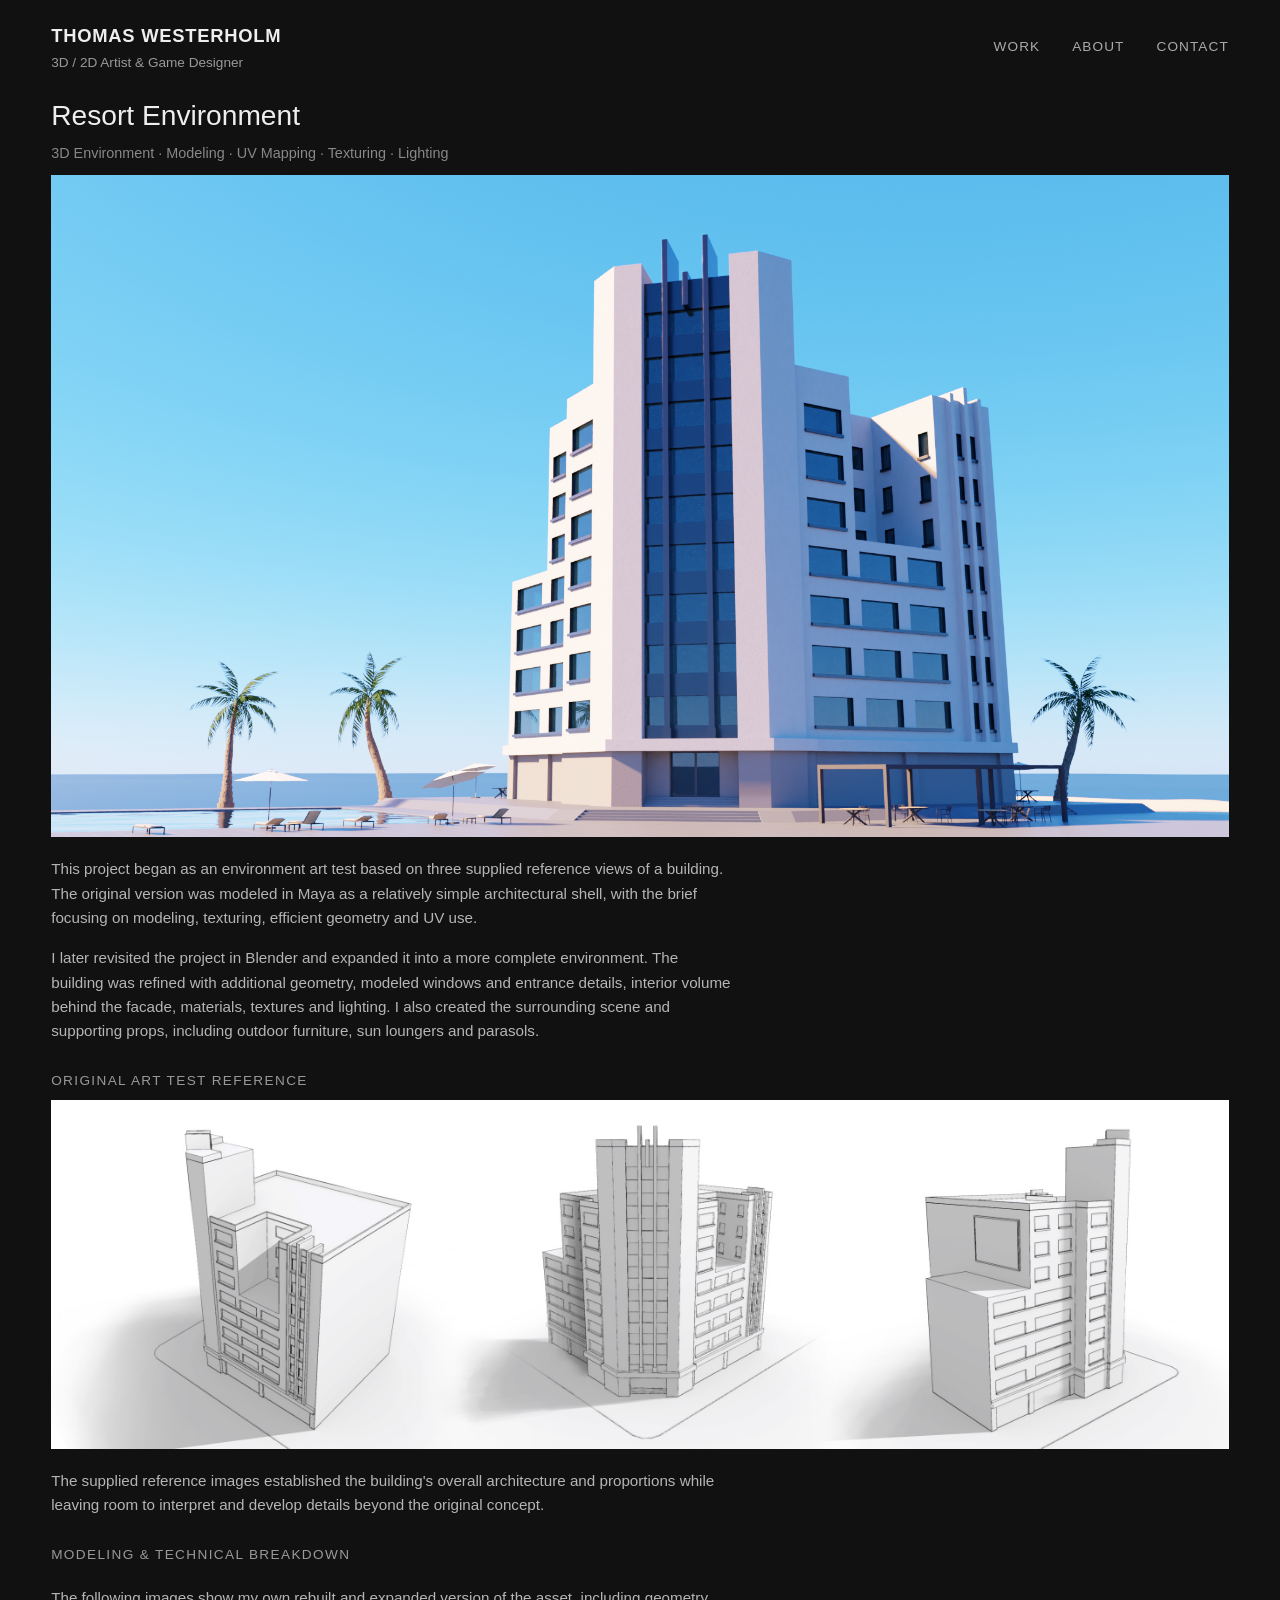
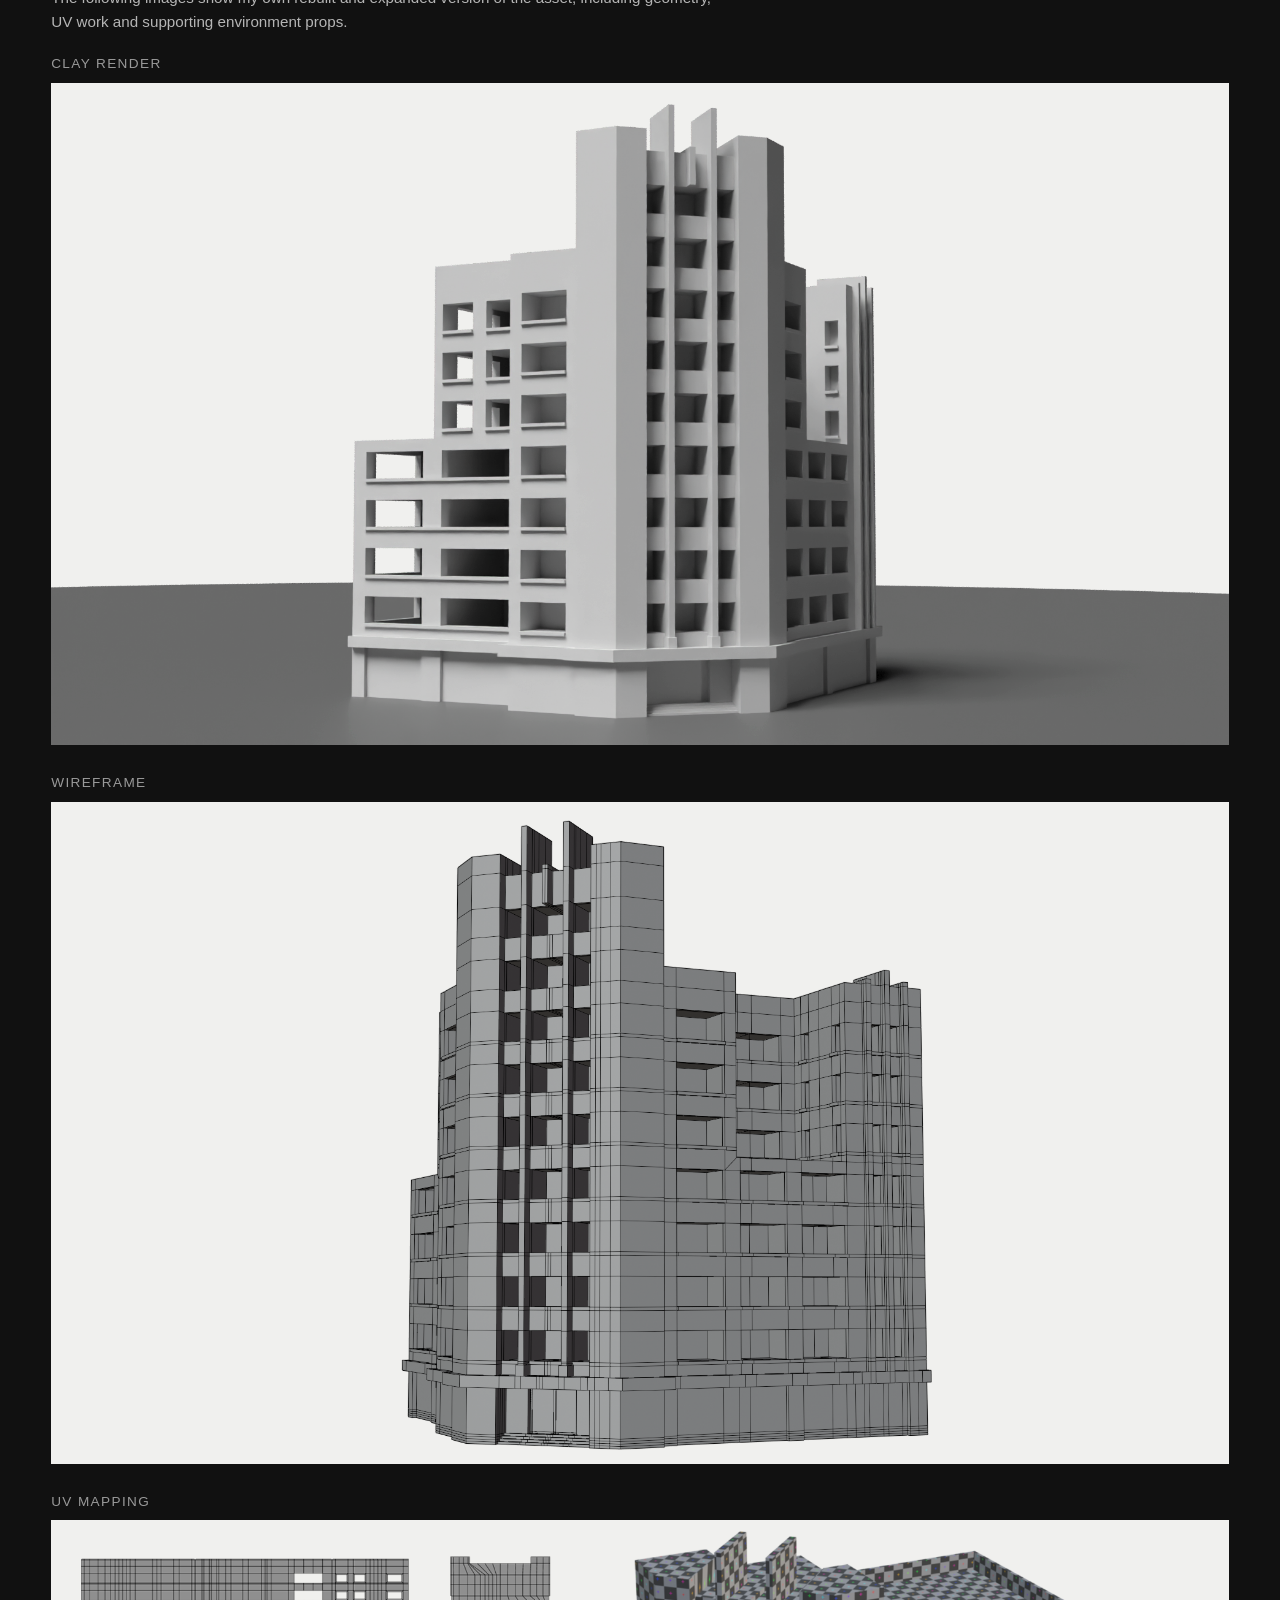
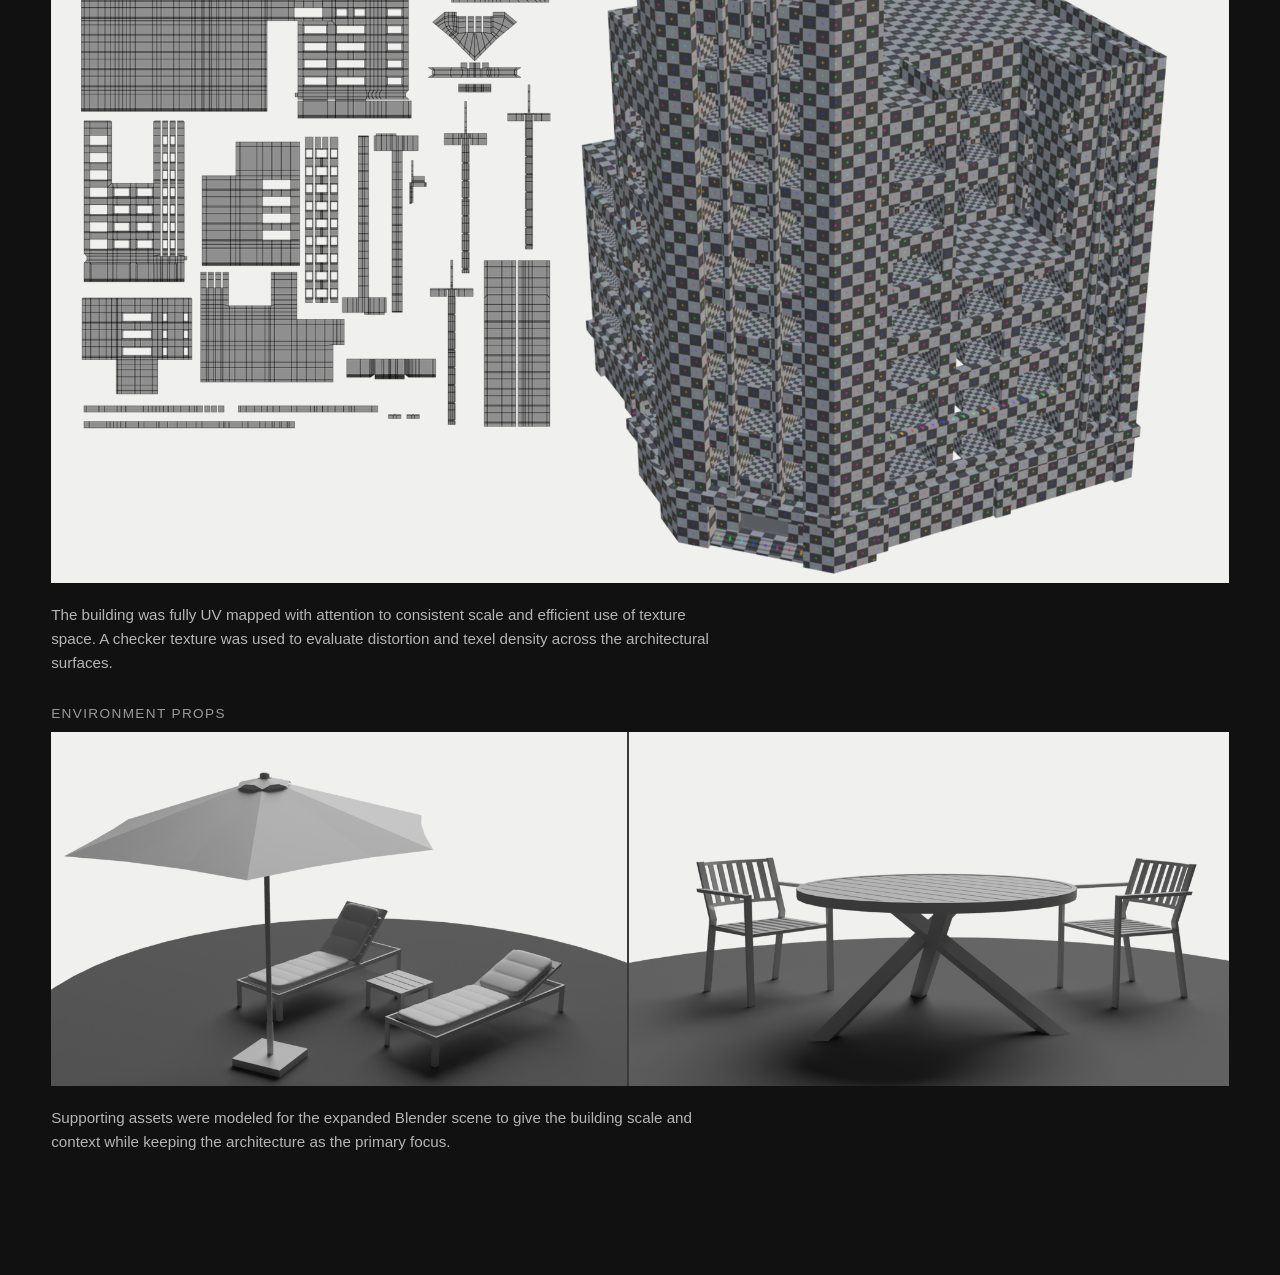
<file: resort-building.html>
<!DOCTYPE html>
<html lang="en">

<head>
    <meta charset="UTF-8">
    <meta name="viewport" content="width=device-width, initial-scale=1.0">

    <title>Resort Environment — Thomas Westerholm</title>

    <link rel="stylesheet" href="style.css">
    <link rel="icon" type="image/png" href="images/favicon.png">
    <link rel="icon" href="images/favicon.ico">
</head>

<body>

    <header class="site-header">

        <div class="identity">
            <a href="index.html">
                <h1>THOMAS WESTERHOLM</h1>
                <p>3D / 2D Artist &amp; Game Designer</p>
            </a>
        </div>

        <nav class="navigation">
            <a href="index.html#work">Work</a>
            <a href="index.html#about">About</a>
            <a href="index.html#contact">Contact</a>
        </nav>

    </header>


    <main class="project-page">

        <section class="project-header">

            <h1>Resort Environment</h1>

            <p class="project-category">
                3D Environment · Modeling · UV Mapping · Texturing · Lighting
            </p>

        </section>


        <section class="project-content">

            <img
                class="project-hero"
                src="images/resort-building/building-overview.png"
                alt="Stylized resort environment">

            <div class="project-description">

                <p>
                    This project began as an environment art test based on three supplied
                    reference views of a building. The original version was modeled in Maya
                    as a relatively simple architectural shell, with the brief focusing on
                    modeling, texturing, efficient geometry and UV use.
                </p>

                <p>
                    I later revisited the project in Blender and expanded it into a more
                    complete environment. The building was refined with additional geometry,
                    modeled windows and entrance details, interior volume behind the facade,
                    materials, textures and lighting. I also created the surrounding scene
                    and supporting props, including outdoor furniture, sun loungers and
                    parasols.
                </p>

            </div>


            <div class="project-breakdown">

                <h2>Original Art Test Reference</h2>

                <img
                    src="images/resort-building/building-reference.png"
                    alt="Three original reference views supplied with the environment art test">

                <div class="project-description">
                    <p>
                        The supplied reference images established the building's overall
                        architecture and proportions while leaving room to interpret and
                        develop details beyond the original concept.
                    </p>
                </div>

            </div>


            <div class="project-breakdown">

                <h2>Modeling &amp; Technical Breakdown</h2>

                <div class="project-description">
                    <p>
                        The following images show my own rebuilt and expanded version of the
                        asset, including geometry, UV work and supporting environment props.
                    </p>
                </div>

                <h2>Clay Render</h2>

                <img
                    src="images/resort-building/building-clay-render.png"
                    alt="Clay render showing the resort building geometry and facade depth">

            </div>


            <div class="project-breakdown">

                <h2>Wireframe</h2>

                <img
                    src="images/resort-building/building-wireframe.png"
                    alt="Shaded wireframe of the resort building">

            </div>


            <div class="project-breakdown">

                <h2>UV Mapping</h2>

                <img
                    src="images/resort-building/building-uv-overview.png"
                    alt="UV layout and checker texture applied to the resort building">

                <div class="project-description">
                    <p>
                        The building was fully UV mapped with attention to consistent scale
                        and efficient use of texture space. A checker texture was used to
                        evaluate distortion and texel density across the architectural surfaces.
                    </p>
                </div>

            </div>


            <div class="project-breakdown">

                <h2>Environment Props</h2>

                <img
                    src="images/resort-building/building-props.png"
                    alt="Clay renders of outdoor furniture, sun loungers and parasol props">

                <div class="project-description">
                    <p>
                        Supporting assets were modeled for the expanded Blender scene to give
                        the building scale and context while keeping the architecture as the
                        primary focus.
                    </p>
                </div>

            </div>

        </section>

    </main>

</body>

</html>
</file>
<file: style.css>
/* ---------- Base ---------- */

* {
    box-sizing: border-box;
}

html {
    scroll-behavior: smooth;
}

body {
    margin: 0;
    background: #111111;
    color: #eeeeee;
    font-family: Arial, Helvetica, sans-serif;
    line-height: 1.5;
}

a {
    color: inherit;
    text-decoration: none;
}


/* ---------- Header ---------- */

.site-header {
    display: flex;
    justify-content: space-between;
    align-items: center;

    width: 100%;
    padding: 22px 4vw;
}

.identity h1 {
    margin: 0;
    font-size: 1.15rem;
    font-weight: 600;
    letter-spacing: 0.04em;
}

.identity p {
    margin: 3px 0 0;
    color: #999999;
    font-size: 0.85rem;
}

.navigation {
    display: flex;
    gap: 32px;
}

.navigation a {
    color: #aaaaaa;
    font-size: 0.85rem;
    letter-spacing: 0.08em;
    text-transform: uppercase;
}

.navigation a:hover {
    color: #ffffff;
}


/* ---------- Portfolio ---------- */

.portfolio {
    width: 100%;
    padding: 10px 4vw 80px;
}

.section-title {
    margin: 0 0 24px;
    font-size: 0.8rem;
    font-weight: 500;
    color: #888888;
    letter-spacing: 0.12em;
    text-transform: uppercase;
}

.project-grid {
    display: grid;
    grid-template-columns: repeat(2, minmax(0, 1fr));
    gap: 4vw 2vw;
}

.project-image {
    display: flex;
    align-items: center;
    justify-content: center;

    width: 100%;
    aspect-ratio: 16 / 9;

    background: #1b1b1b;
    color: #666666;
    font-size: 0.8rem;
    letter-spacing: 0.08em;

    overflow: hidden;
}

.project img {
    display: block;
    width: 100%;
    height: 100%;
    object-fit: cover;

    transition: transform 0.25s ease;
}

.project:hover img {
    transform: scale(1.015);
}

.project-info {
    padding-top: 12px;
}

.project-info h2 {
    margin: 0;
    font-size: 1rem;
    font-weight: 500;
}

.project-info p {
    margin: 3px 0 0;
    color: #888888;
    font-size: 0.8rem;
}


/* ---------- About / Contact ---------- */

.profile-section {
    width: 100%;
    padding: 0 4vw 80px;
}

.profile-content {
    max-width: 680px;
    color: #b5b5b5;
    font-size: 0.95rem;
    line-height: 1.6;
}

.profile-content p {
    margin: 0 0 16px;
}

.contact-links {
    display: flex;
    flex-direction: column;
    align-items: flex-start;
    gap: 8px;
}

.contact-links a {
    color: #b5b5b5;
    font-size: 0.95rem;
}

.contact-links a:hover {
    color: #ffffff;
}


/* ---------- Project Page ---------- */

.project-page {
    width: 100%;
    padding: 0px 4vw 100px;
}

.project-header {
    margin-bottom: 10px;
}

.project-header h1 {
    margin: 0;
    font-size: clamp(1.5rem, 2.2vw, 2.2rem);
    font-weight: 500;
}

.project-category {
    margin: 6px 0 0;
    color: #888888;
    font-size: 0.9rem;
}

.project-content {
    width: 100%;
}

.project-hero {
    display: block;
    width: 100%;
    height: auto;
}

.project-description {
    max-width: 680px;
    margin: 20px 0 20px;
    color: #b5b5b5;
    font-size: 0.95rem;
    line-height: 1.6;
}

.project-description p {
    margin: 0 0 16px;
}

.project-gallery {
    display: grid;
    grid-template-columns: 1fr;
    gap: 24px;
}

.project-gallery img {
    display: block;
    width: 100%;
    height: auto;
}

.project-breakdown {
    margin-top: 28px;
}

.project-breakdown h2 {
    margin: 0 0 8px;
    font-size: 0.85rem;
    font-weight: 500;
    color: #999999;
    letter-spacing: 0.1em;
    text-transform: uppercase;
}

.project-breakdown img {
    display: block;
    width: 100%;
    height: auto;
}


/* ---------- Responsive ---------- */

@media (max-width: 700px) {

    .site-header {
        align-items: flex-start;
        flex-direction: column;
        gap: 20px;
        padding: 22px 20px;
    }

    .navigation {
        gap: 20px;
    }

    .portfolio {
        padding: 25px 20px 60px;
    }

    .project-grid {
        grid-template-columns: 1fr;
        gap: 40px;
    }

    .profile-section {
        padding: 0 20px 60px;
    }

    .project-page {
        padding: 25px 20px 70px;
    }

    .project-description {
        margin: 30px 0 40px;
    }
}
</file>
